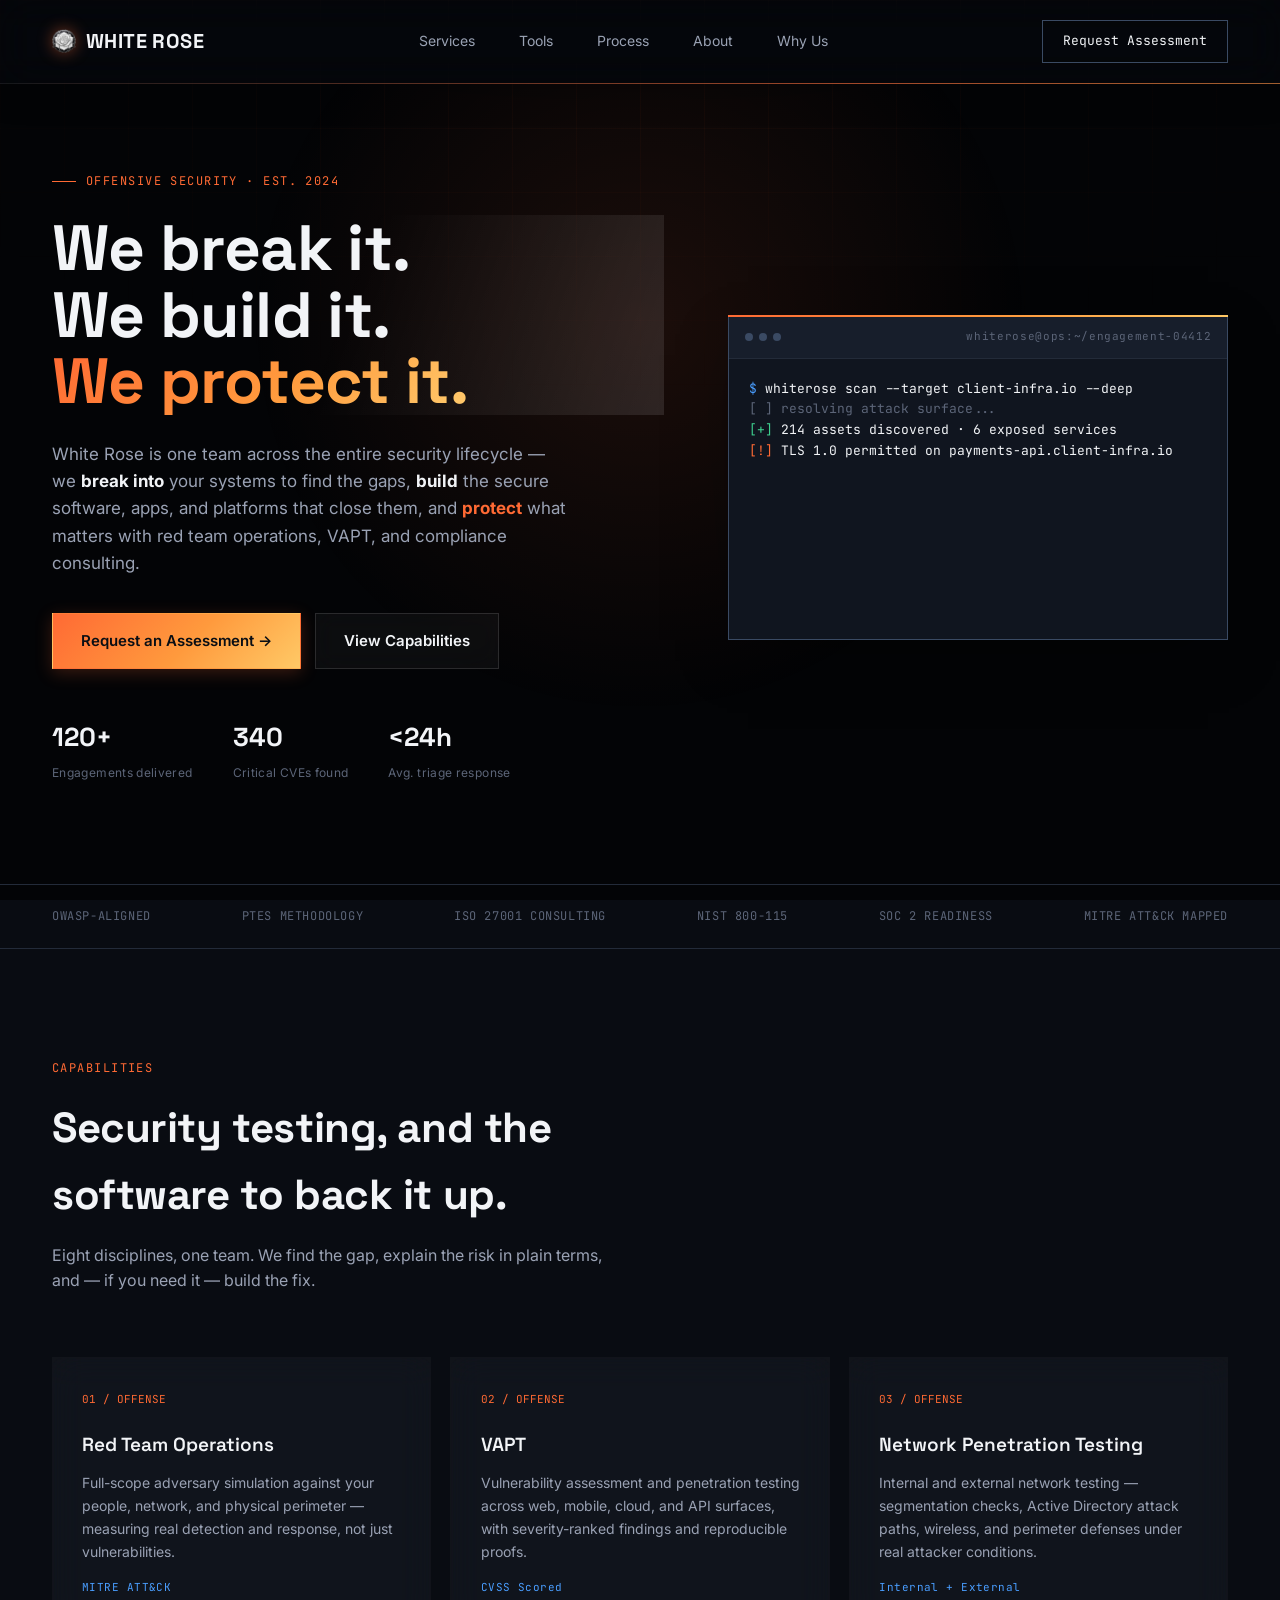
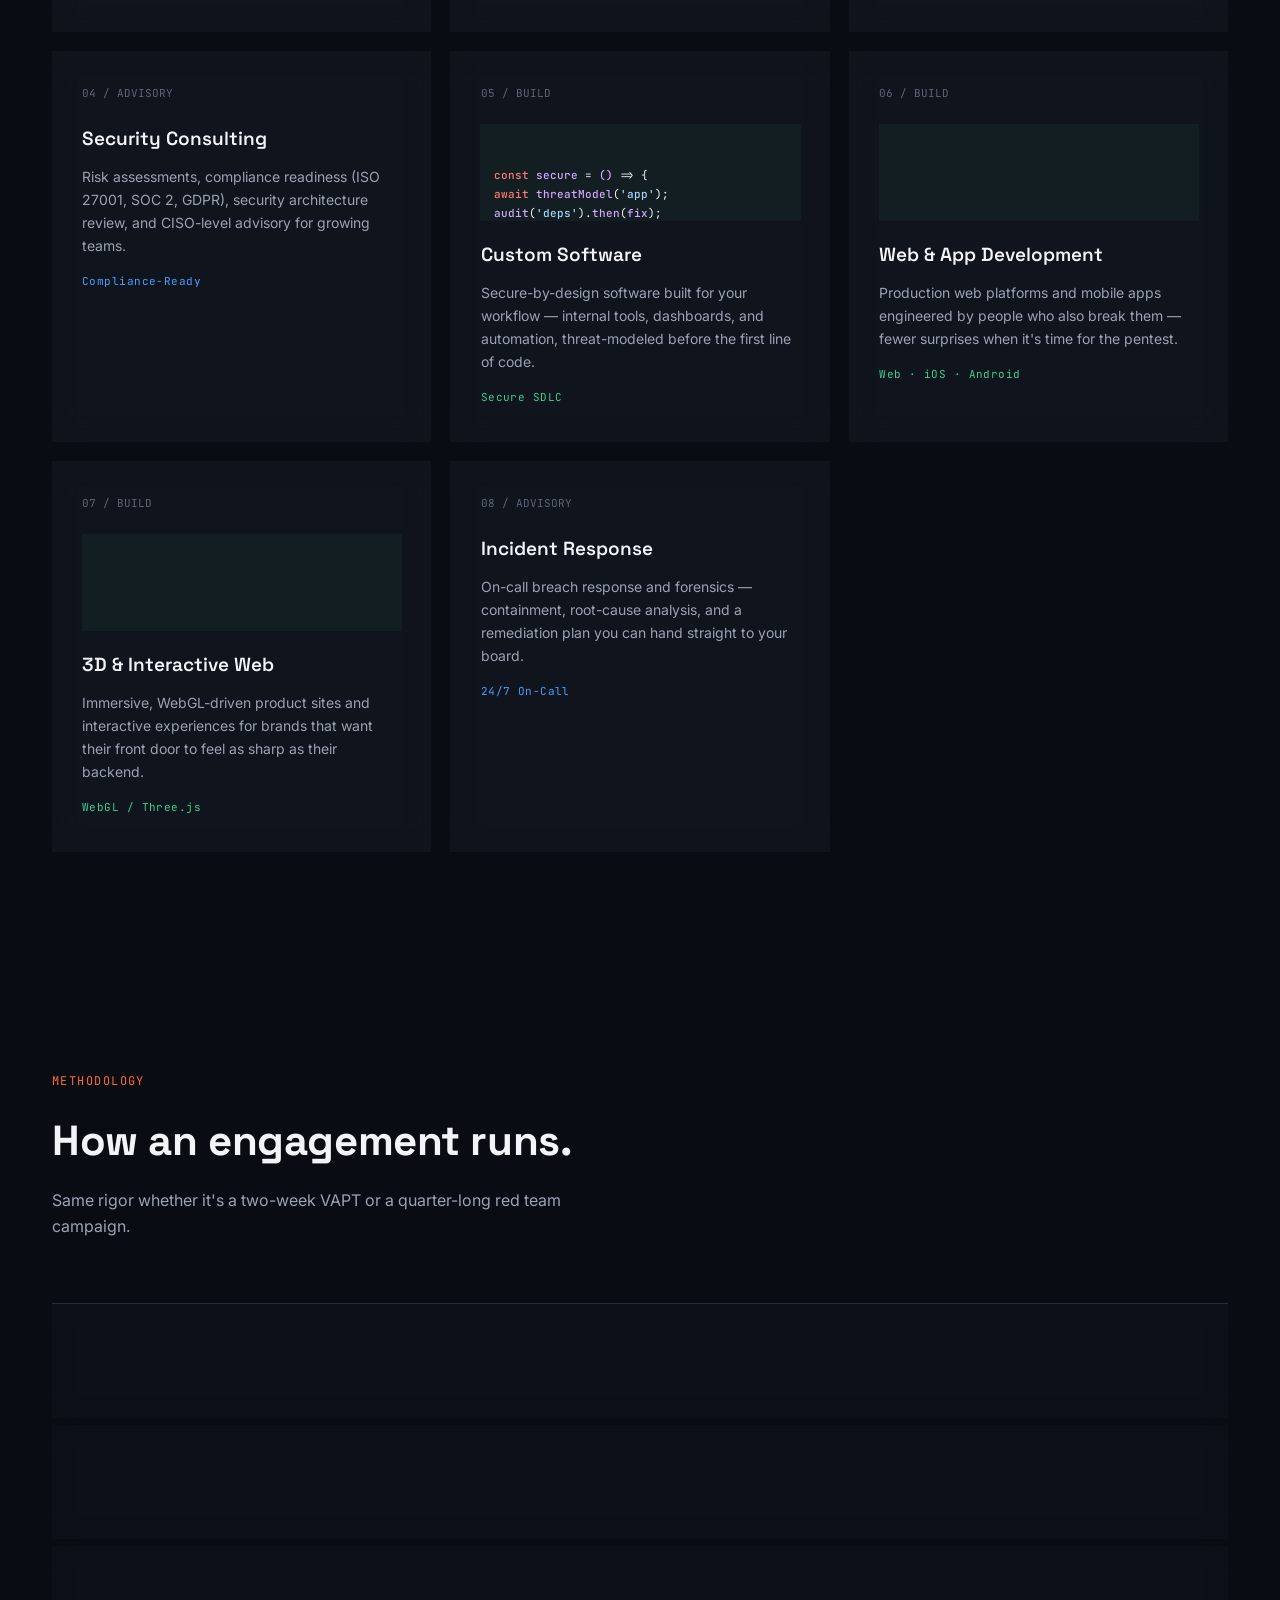
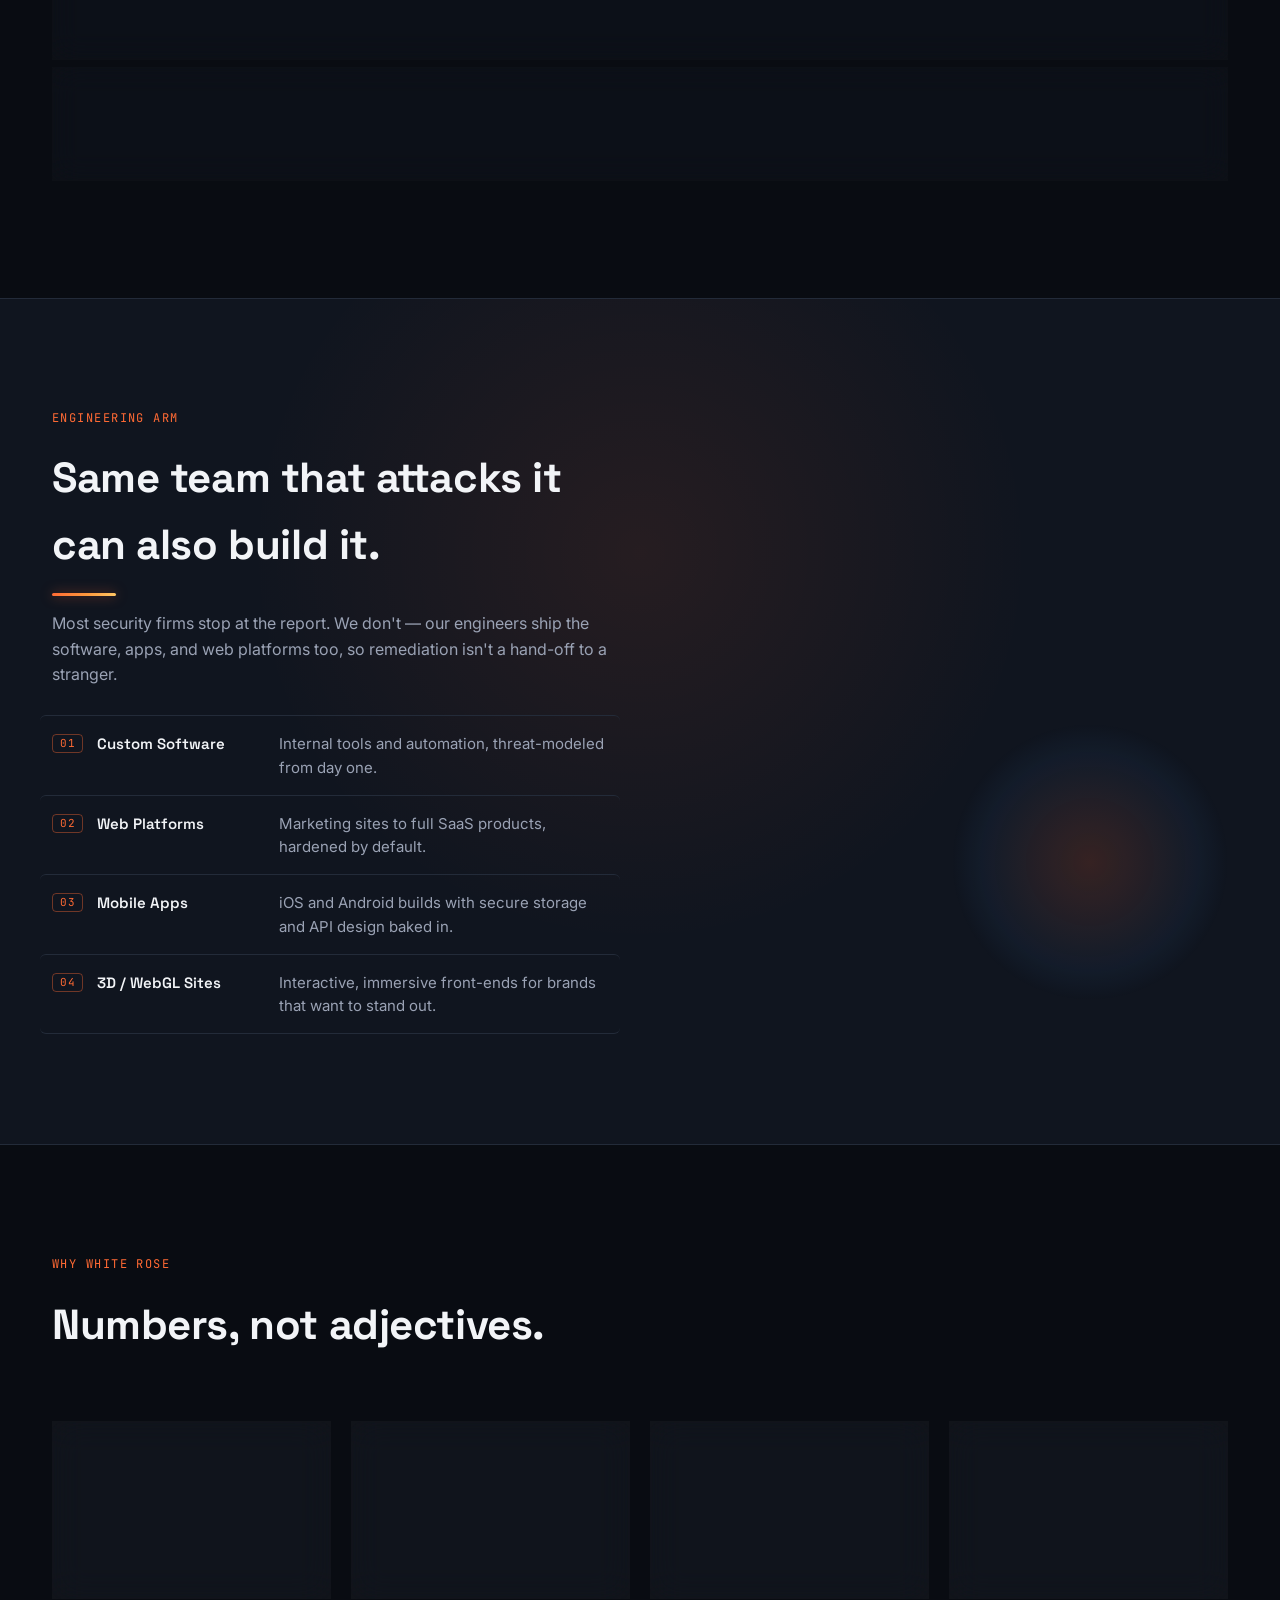
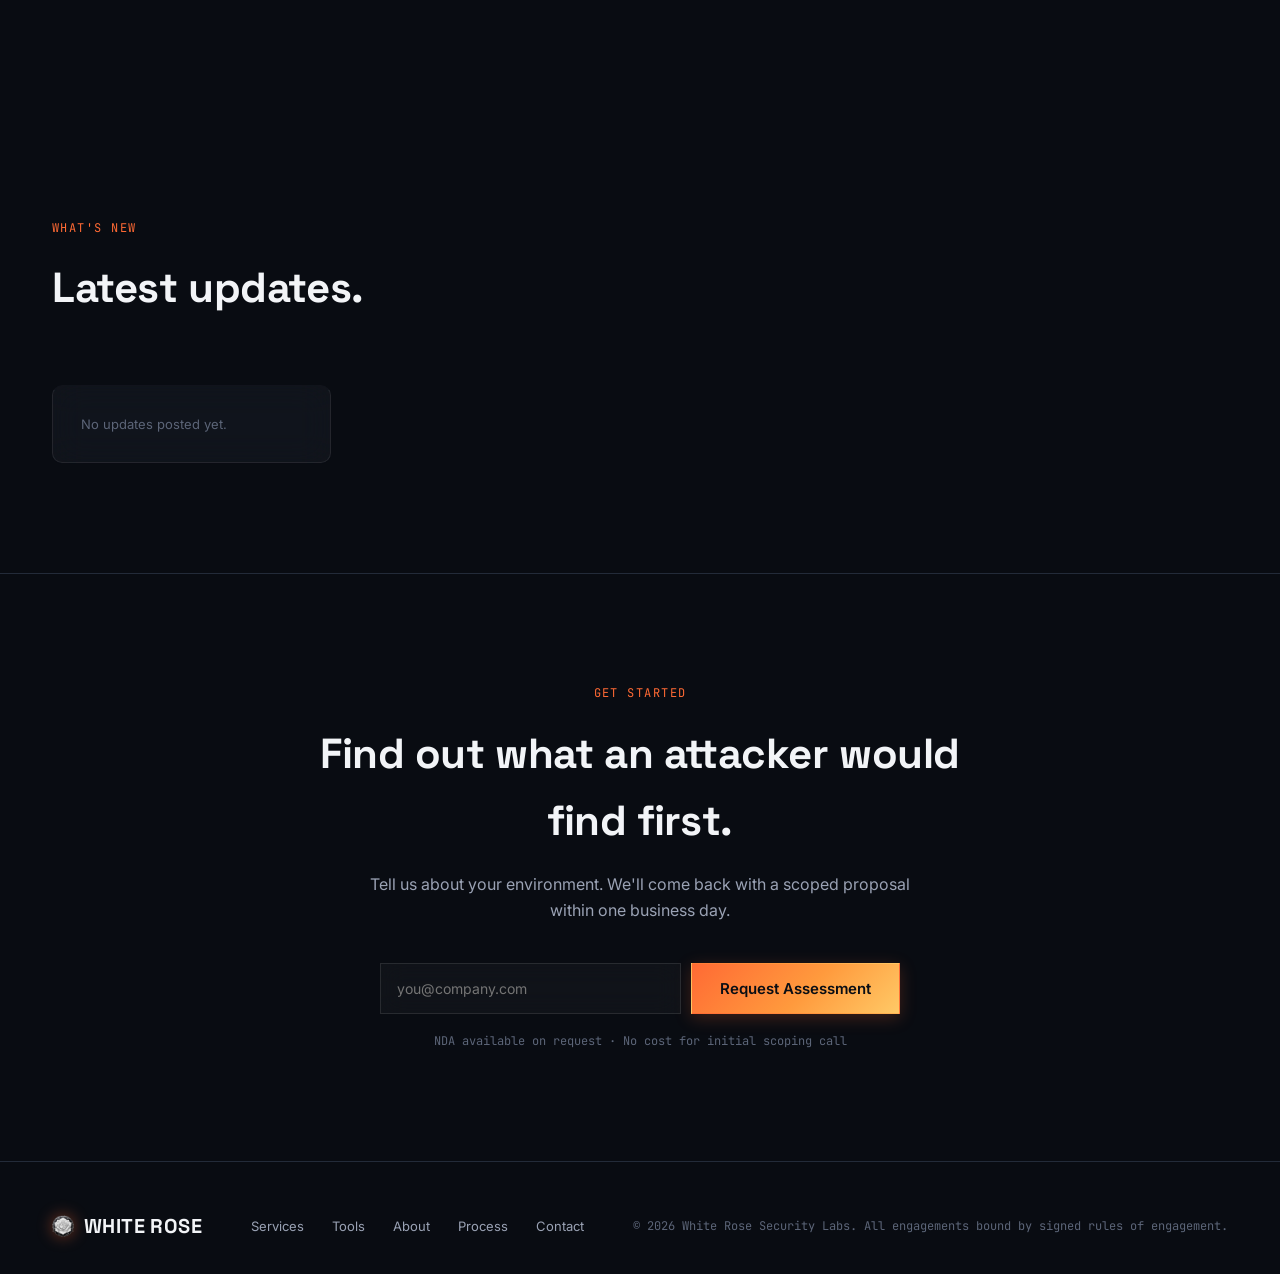
<file: index.html>
<!DOCTYPE html>
<html lang="en">
<head>
<meta charset="UTF-8">
<meta name="viewport" content="width=device-width, initial-scale=1.0">
<title>WHITE ROSE — Offensive Security &amp; Custom Engineering</title>
<link rel="icon" type="image/png" href="newlogo.png">
<link rel="apple-touch-icon" href="newlogo.png">
<link rel="preconnect" href="https://fonts.googleapis.com">
<link rel="preconnect" href="https://fonts.gstatic.com" crossorigin>
<link href="https://fonts.googleapis.com/css2?family=Space+Grotesk:wght@400;500;600;700&family=Inter:wght@400;500;600;700&family=JetBrains+Mono:wght@400;500;600&display=swap" rel="stylesheet">
<link rel="stylesheet" href="style.css">
<script src="https://identity.netlify.com/v1/netlify-identity-widget.js"></script>
</head>
<body>

<video class="bg-video" autoplay muted loop playsinline>
  <source src="robot.mp4" type="video/mp4">
</video>
<div class="bg-video-overlay"></div>

<div class="grid-bg"></div>

<header>
  <div class="wrap">
    <nav>
      <div class="logo" title="White Rose Security Labs"><img src="newlogo.png" class="logo-mark" alt="White Rose Security Labs" width="24" height="24">WHITE ROSE</div>
      <div class="nav-links nav-mobile-hide">
        <a href="services.html">Services</a>
        <a href="tools.html">Tools</a>
        <a href="#process">Process</a>
        <a href="about.html">About</a>
        <a href="#why">Why Us</a>
      </div>
      <a href="contact.html" class="nav-cta">Request Assessment</a>
    </nav>
  </div>
</header>

<main>
  <section class="hero">
    <div class="hero-glow" aria-hidden="true"></div>
    <div class="wrap hero-grid">
      <div>
        <div class="eyebrow" data-depth="12">Offensive Security · Est. 2024</div>
        <h1 data-depth="26"><span>We break it.</span> <span>We build it.</span> <em>We protect it.</em></h1>
        <p class="hero-sub" data-depth="18">White Rose is one team across the entire security lifecycle — we <b style="color:var(--text);">break into</b> your systems to find the gaps, <b style="color:var(--text);">build</b> the secure software, apps, and platforms that close them, and <b style="color:var(--accent);">protect</b> what matters with red team operations, VAPT, and compliance consulting.</p>
        <div class="hero-actions" data-depth="14">
          <a href="#contact" class="btn-primary">Request an Assessment →</a>
          <a href="services.html" class="btn-secondary">View Capabilities</a>
        </div>
        <div class="hero-stats" data-depth="20">
          <div class="hero-stat"><b>120+</b><span>Engagements delivered</span></div>
          <div class="hero-stat"><b>340</b><span>Critical CVEs found</span></div>
          <div class="hero-stat"><b>&lt;24h</b><span>Avg. triage response</span></div>
        </div>
      </div>

      <div class="scan-panel" data-depth="38">
        <div class="scan-panel-head">
          <div class="scan-dots"><span></span><span></span><span></span></div>
          <div class="label">whiterose@ops:~/engagement-04412</div>
        </div>
        <div class="scan-body" id="scanBody"></div>
      </div>
    </div>
  </section>

  <div class="trust-bar">
    <div class="wrap trust-row">
      <span>OWASP-Aligned</span>
      <span>PTES Methodology</span>
      <span>ISO 27001 Consulting</span>
      <span>NIST 800-115</span>
      <span>SOC 2 Readiness</span>
      <span>MITRE ATT&amp;CK Mapped</span>
    </div>
  </div>

  <section id="services">
    <div class="wrap">
      <div class="section-head">
        <span class="section-tag">Capabilities</span>
        <h2>Security testing, and the software to back it up.</h2>
        <p class="section-desc">Eight disciplines, one team. We find the gap, explain the risk in plain terms, and — if you need it — build the fix.</p>
      </div>

      <div class="services-grid">
        <div class="service-card offense">
          <span class="service-index">01 / OFFENSE</span>
          <h3>Red Team Operations</h3>
          <p>Full-scope adversary simulation against your people, network, and physical perimeter — measuring real detection and response, not just vulnerabilities.</p>
          <span class="tag">MITRE ATT&amp;CK</span>
        </div>
        <div class="service-card offense">
          <span class="service-index">02 / OFFENSE</span>
          <h3>VAPT</h3>
          <p>Vulnerability assessment and penetration testing across web, mobile, cloud, and API surfaces, with severity-ranked findings and reproducible proofs.</p>
          <span class="tag">CVSS Scored</span>
        </div>
        <div class="service-card offense">
          <span class="service-index">03 / OFFENSE</span>
          <h3>Network Penetration Testing</h3>
          <p>Internal and external network testing — segmentation checks, Active Directory attack paths, wireless, and perimeter defenses under real attacker conditions.</p>
          <span class="tag">Internal + External</span>
        </div>
        <div class="service-card">
          <span class="service-index">04 / ADVISORY</span>
          <h3>Security Consulting</h3>
          <p>Risk assessments, compliance readiness (ISO 27001, SOC 2, GDPR), security architecture review, and CISO-level advisory for growing teams.</p>
          <span class="tag">Compliance-Ready</span>
        </div>
        <div class="service-card build">
          <span class="service-index">05 / BUILD</span>
          <div class="svc-visual code-visual" aria-hidden="true">
            <div class="cv-head"><span></span><span></span><span></span><em>build.js</em></div>
            <div class="cv-body">
              <div class="cv-line"><b class="c-key">const</b> <b class="c-fn">secure</b> = <b class="c-fn">()</b> =&gt; {</div>
              <div class="cv-line"><b class="c-key">await</b> <b class="c-fn">threatModel</b>(<b class="c-str">'app'</b>);</div>
              <div class="cv-line"><b class="c-fn">audit</b>(<b class="c-str">'deps'</b>).<b class="c-fn">then</b>(<b class="c-fn">fix</b>);</div>
              <div class="cv-line"><b class="c-key">return</b> <b class="c-fn">ship</b>()<span class="cv-cursor"></span>;</div>
            </div>
          </div>
          <h3>Custom Software</h3>
          <p>Secure-by-design software built for your workflow — internal tools, dashboards, and automation, threat-modeled before the first line of code.</p>
          <span class="tag">Secure SDLC</span>
        </div>
        <div class="service-card build">
          <span class="service-index">06 / BUILD</span>
          <div class="svc-visual web-visual" aria-hidden="true">
            <div class="wv-screen">
              <div class="wv-bar"><span></span><span></span><span></span><em>whiterose.app</em></div>
              <div class="wv-body">
                <div class="wv-load"><i></i></div>
                <div class="wv-cards"><i></i><i></i><i></i></div>
              </div>
            </div>
          </div>
          <h3>Web &amp; App Development</h3>
          <p>Production web platforms and mobile apps engineered by people who also break them — fewer surprises when it's time for the pentest.</p>
          <span class="tag">Web · iOS · Android</span>
        </div>
        <div class="service-card build">
          <span class="service-index">07 / BUILD</span>
          <div class="svc-visual cube-visual" aria-hidden="true">
            <div class="mini-cube">
              <div class="mini-face mf-front">3D</div>
              <div class="mini-face mf-back">WEB</div>
              <div class="mini-face mf-right">GL</div>
              <div class="mini-face mf-left">UI</div>
              <div class="mini-face mf-top">XR</div>
              <div class="mini-face mf-bottom">·</div>
            </div>
          </div>
          <h3>3D &amp; Interactive Web</h3>
          <p>Immersive, WebGL-driven product sites and interactive experiences for brands that want their front door to feel as sharp as their backend.</p>
          <span class="tag">WebGL / Three.js</span>
        </div>
        <div class="service-card">
          <span class="service-index">08 / ADVISORY</span>
          <h3>Incident Response</h3>
          <p>On-call breach response and forensics — containment, root-cause analysis, and a remediation plan you can hand straight to your board.</p>
          <span class="tag">24/7 On-Call</span>
        </div>
      </div>
    </div>
  </section>

  <section id="process">
    <div class="wrap">
      <div class="section-head">
        <span class="section-tag">Methodology</span>
        <h2>How an engagement runs.</h2>
        <p class="section-desc">Same rigor whether it's a two-week VAPT or a quarter-long red team campaign.</p>
      </div>
      <div class="process-list">
        <div class="process-item">
          <div class="process-num">01</div>
          <h4>Scope &amp; Recon</h4>
          <p class="process-desc">We define rules of engagement, then map your attack surface — assets, subdomains, exposed services, and human attack vectors.</p>
        </div>
        <div class="process-item">
          <div class="process-num">02</div>
          <h4>Exploitation</h4>
          <p class="process-desc">Controlled exploitation of discovered weaknesses to confirm real-world impact, not theoretical risk. Nothing is broken that we can't put back.</p>
        </div>
        <div class="process-item">
          <div class="process-num">03</div>
          <h4>Reporting</h4>
          <p class="process-desc">A findings report ranked by business impact, with reproduction steps, evidence, and remediation guidance an engineer can act on same-day.</p>
        </div>
        <div class="process-item">
          <div class="process-num">04</div>
          <h4>Retest &amp; Sign-off</h4>
          <p class="process-desc">Free retest once fixes ship, plus a closure letter your auditors and stakeholders can rely on.</p>
        </div>
      </div>
    </div>
  </section>

  <section class="spotlight" id="build">
    <div class="hero-glow" aria-hidden="true"></div>
    <div class="wrap spotlight-grid">
      <div>
        <span class="section-tag" data-depth="6">Engineering Arm</span>
        <h2 data-depth="16" data-tilt>Same team that attacks it can also build it.</h2>
        <p class="section-desc" data-depth="10">Most security firms stop at the report. We don't — our engineers ship the software, apps, and web platforms too, so remediation isn't a hand-off to a stranger.</p>
        <ul class="spotlight-list">
          <li data-n="01"><b>Custom Software</b><span>Internal tools and automation, threat-modeled from day one.</span></li>
          <li data-n="02"><b>Web Platforms</b><span>Marketing sites to full SaaS products, hardened by default.</span></li>
          <li data-n="03"><b>Mobile Apps</b><span>iOS and Android builds with secure storage and API design baked in.</span></li>
          <li data-n="04"><b>3D / WebGL Sites</b><span>Interactive, immersive front-ends for brands that want to stand out.</span></li>
        </ul>
      </div>
      <div class="cube-wrap" aria-hidden="true">
        <div class="cube-tilt">
          <div class="cube">
          <div class="cube-face cf-front">SECURE</div>
          <div class="cube-face cf-back">BUILD</div>
          <div class="cube-face cf-right">TEST</div>
          <div class="cube-face cf-left">SHIP</div>
          <div class="cube-face cf-top">AUDIT</div>
          <div class="cube-face cf-bottom">WHITE ROSE</div>
        </div>
        </div>
      </div>
    </div>
  </section>

  <section id="why">
    <div class="wrap">
      <div class="section-head">
        <span class="section-tag">Why White Rose</span>
        <h2>Numbers, not adjectives.</h2>
      </div>
      <div class="why-grid">
        <div class="why-card"><b>120+</b><span>Assessments &amp; engagements completed across fintech, healthcare, and SaaS</span></div>
        <div class="why-card"><b>340</b><span>Critical and high-severity vulnerabilities identified and remediated</span></div>
        <div class="why-card"><b>98%</b><span>Client retention on annual security retainers</span></div>
        <div class="why-card"><b>&lt;24h</b><span>Average response time on active incident calls</span></div>
      </div>
    </div>
  </section>

  <section id="updates">
    <div class="wrap">
      <div class="section-head">
        <span class="section-tag">What's New</span>
        <h2>Latest updates.</h2>
      </div>
      <div class="why-grid" id="updatesGrid">
        <div class="why-card"><span style="color:var(--text-faint);">Loading updates…</span></div>
      </div>
    </div>
  </section>

  <script>
    fetch('/content/updates.json')
      .then(r => r.json())
      .then(data => {
        const grid = document.getElementById('updatesGrid');
        const items = (data.items || []).sort((a,b) => new Date(b.date) - new Date(a.date));
        if (!items.length){
          grid.innerHTML = '<div class="why-card"><span style="color:var(--text-faint);">No updates posted yet.</span></div>';
          return;
        }
        grid.innerHTML = items.slice(0,4).map(u => `
          <div class="why-card">
            <b style="font-size:14px;font-family:var(--mono);letter-spacing:0.04em;">${new Date(u.date).toLocaleDateString('en-US',{month:'short',day:'numeric'})}</b>
            <span style="color:var(--text);font-weight:600;display:block;margin:6px 0 6px;">${u.title}</span>
            <span>${u.description}</span>
          </div>
        `).join('');
      })
      .catch(() => {
        document.getElementById('updatesGrid').innerHTML = '<div class="why-card"><span style="color:var(--text-faint);">Updates unavailable.</span></div>';
      });
  </script>

  <section class="cta" id="contact">
    <div class="wrap">
      <span class="section-tag">Get Started</span>
      <h2>Find out what an attacker would find first.</h2>
      <p class="section-desc">Tell us about your environment. We'll come back with a scoped proposal within one business day.</p>
      <form class="cta-form" onsubmit="event.preventDefault(); this.querySelector('button').textContent='Request received →';">
        <input type="email" placeholder="you@company.com" required aria-label="Work email">
        <button type="submit" class="btn-primary">Request Assessment</button>
      </form>
      <p class="cta-note">NDA available on request · No cost for initial scoping call</p>
    </div>
  </section>
</main>

<footer>
  <div class="wrap footer-grid">
    <div class="logo"><img src="newlogo.png" class="logo-mark" alt="White Rose Security Labs" width="22" height="22">WHITE ROSE</div>
    <div class="footer-links">
      <a href="services.html">Services</a>
      <a href="tools.html">Tools</a>
      <a href="about.html">About</a>
      <a href="#process">Process</a>
      <a href="contact.html">Contact</a>
    </div>
    <div class="footer-copy">© 2026 White Rose Security Labs. All engagements bound by signed rules of engagement.</div>
  </div>
</footer>

<script>
  const lines = [
    {html:'<span class="prompt">$</span> whiterose scan --target client-infra.io --deep', delay:600},
    {html:'<span class="dim">[ ] resolving attack surface...</span>', delay:700},
    {html:'<span class="ok">[+]</span> 214 assets discovered · 6 exposed services', delay:600},
    {html:'<span class="warn">[!]</span> TLS 1.0 permitted on payments-api.client-infra.io', delay:650},
    {html:'<span class="warn">[!]</span> IDOR candidate: /api/v2/invoices/{id}', delay:650},
    {html:'<span class="ok">[+]</span> Mapping findings to MITRE ATT&amp;CK...', delay:700},
    {html:'<span class="dim">[ ] compiling report → engagement-04412.pdf</span>', delay:700},
    {html:'<span class="ok">[✓]</span> Report ready for client review.', delay:900},
  ];

  const body = document.getElementById('scanBody');
  let i = 0;

  function typeLoop(){
    body.innerHTML = '';
    i = 0;
    step();
  }

  function step(){
    if(i >= lines.length){
      setTimeout(typeLoop, 2200);
      return;
    }
    const div = document.createElement('div');
    div.className = 'scan-line';
    div.innerHTML = lines[i].html;
    body.appendChild(div);
    i++;
    setTimeout(step, lines[i-1].delay);
  }

  const cursorLine = document.createElement('div');
  cursorLine.className = 'scan-line';
  cursorLine.style.opacity = '1';
  cursorLine.innerHTML = '<span class="cursor"></span>';

  typeLoop();
  setInterval(()=>{}, 0);
</script>

<script src="ui.js" defer></script>

</body>
</html>
</file>
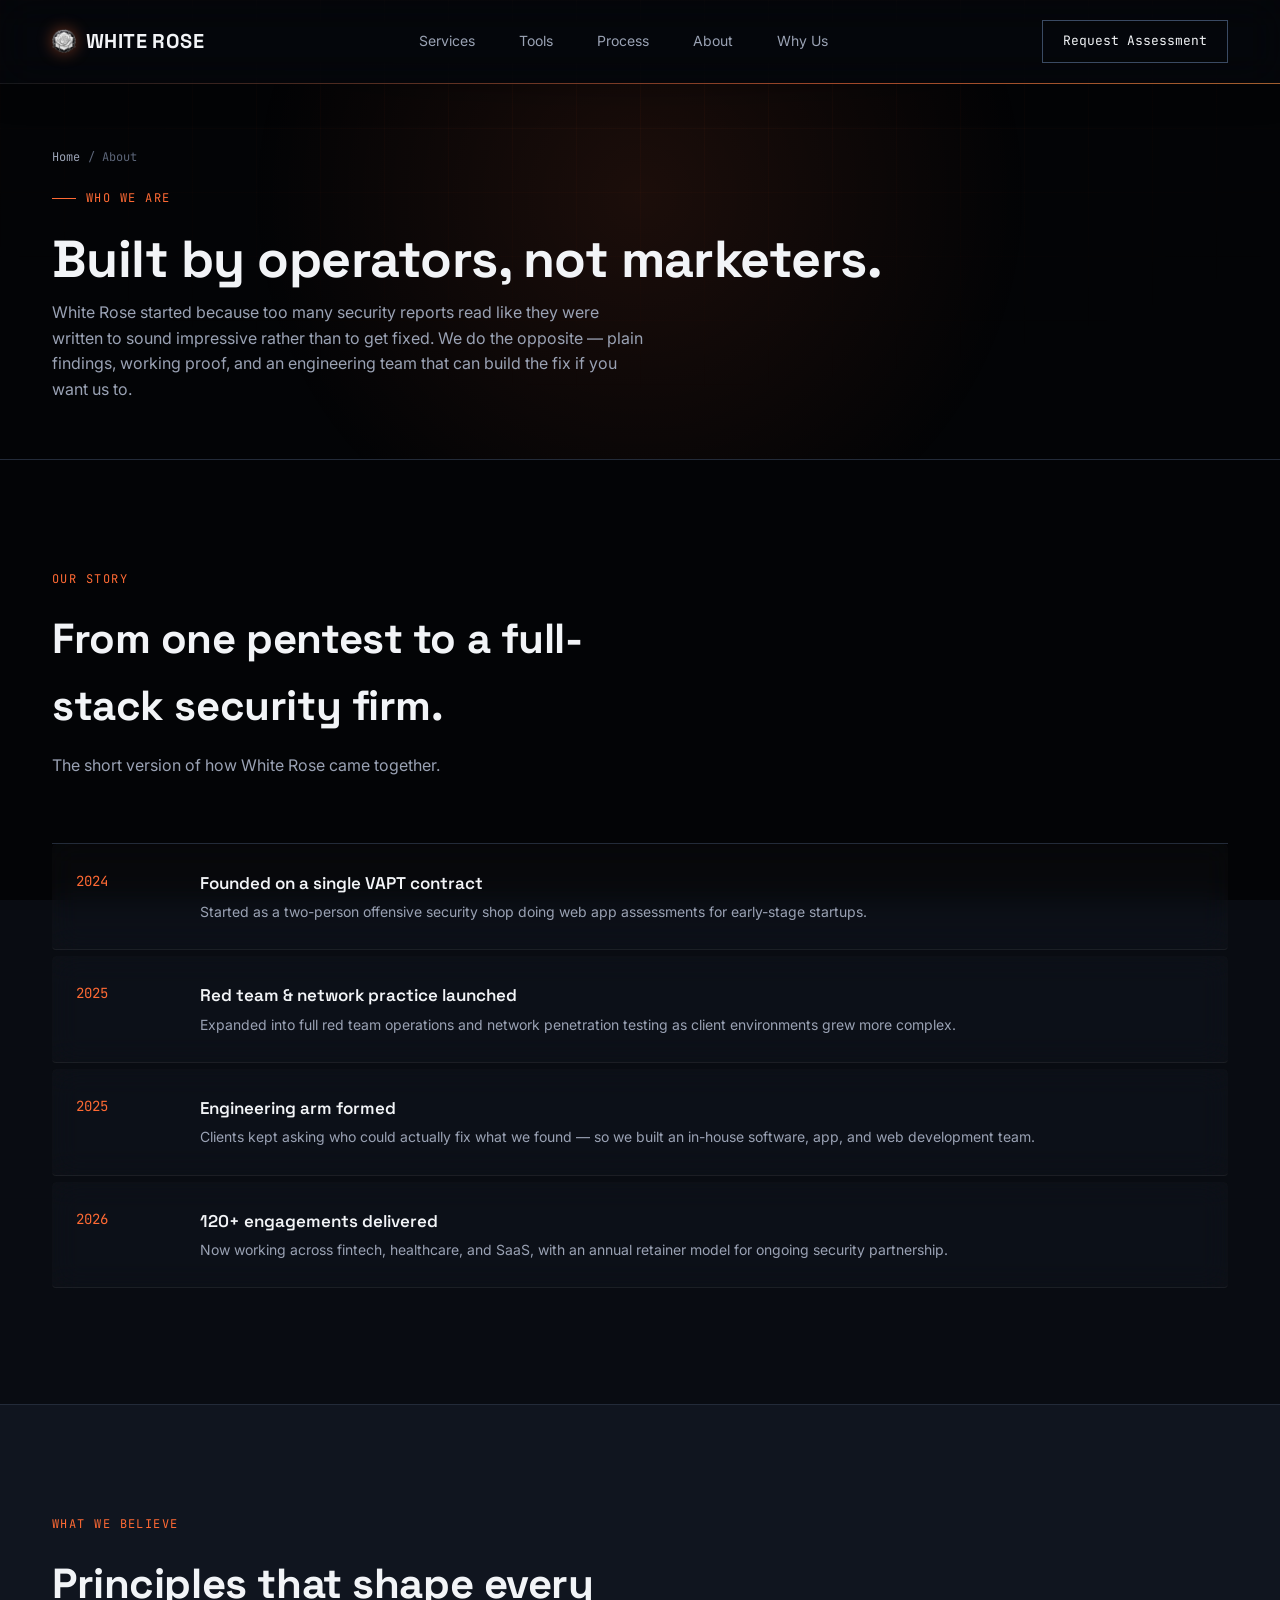
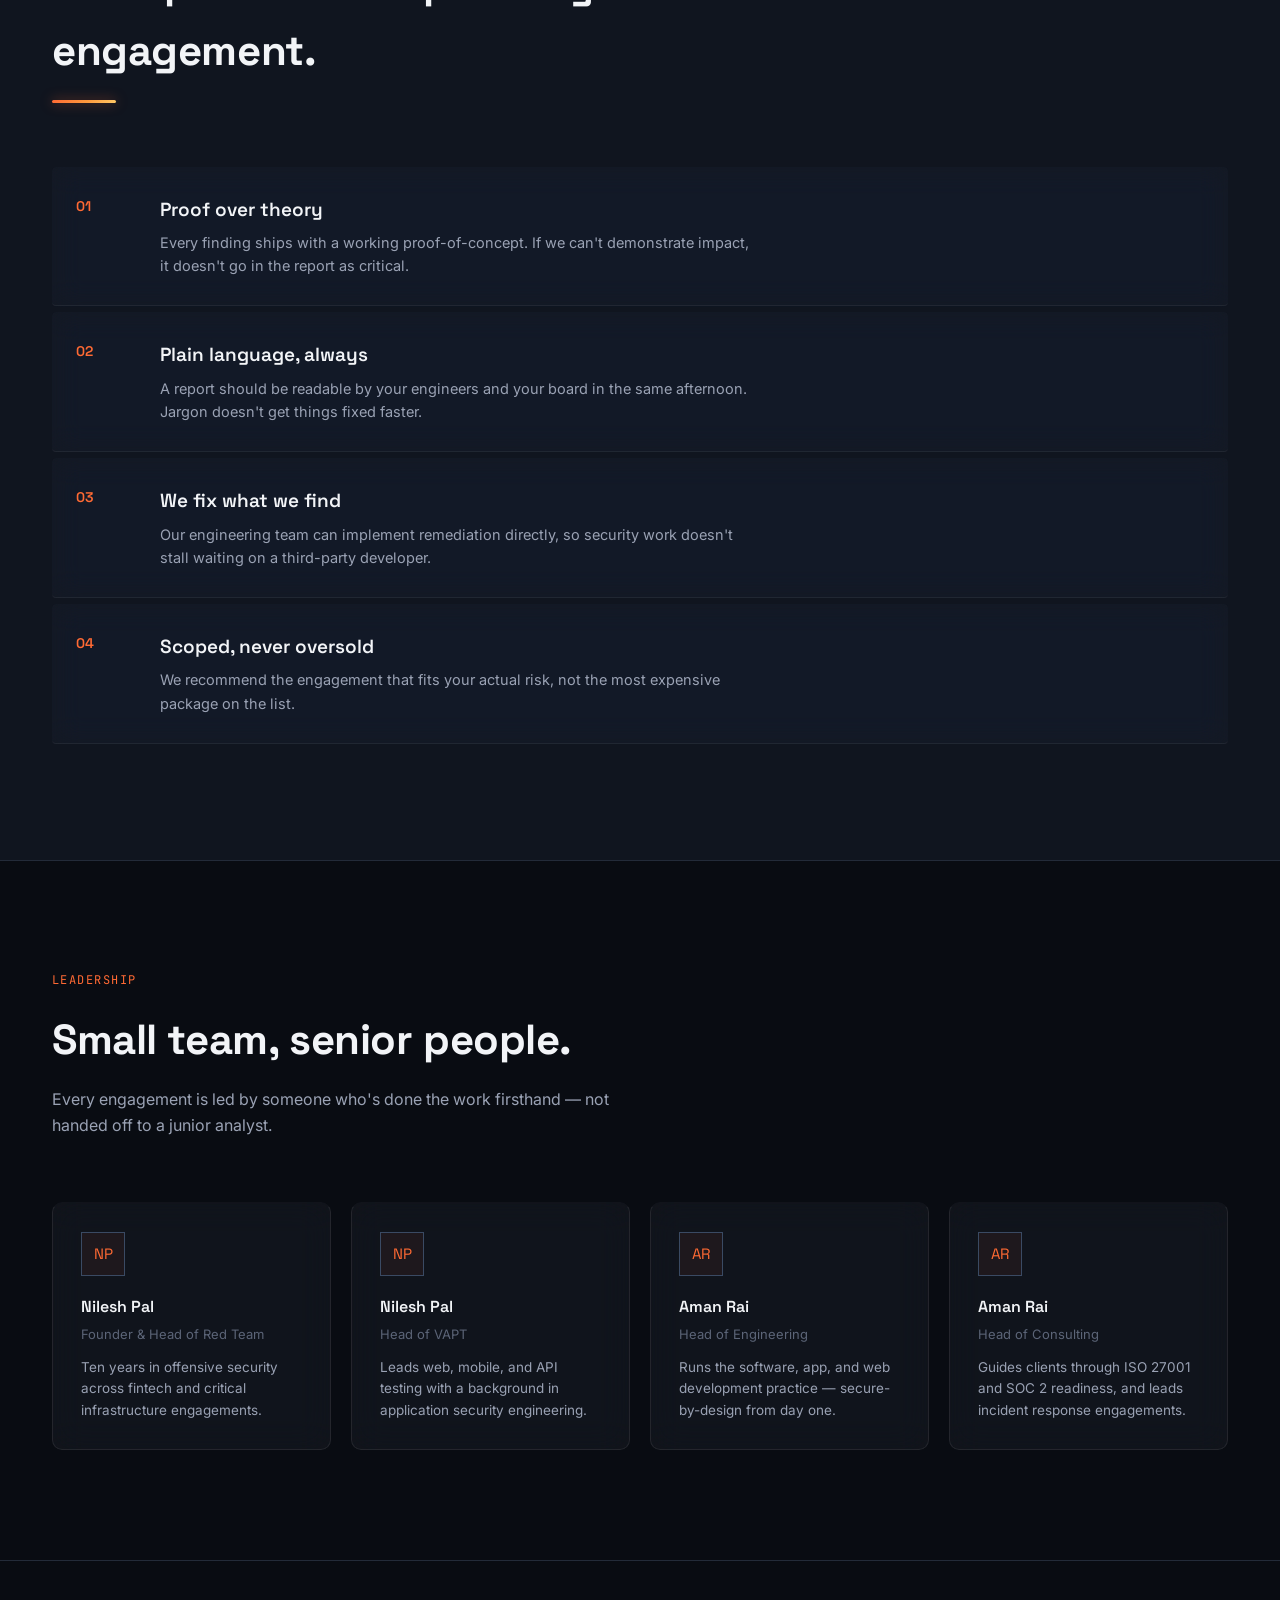
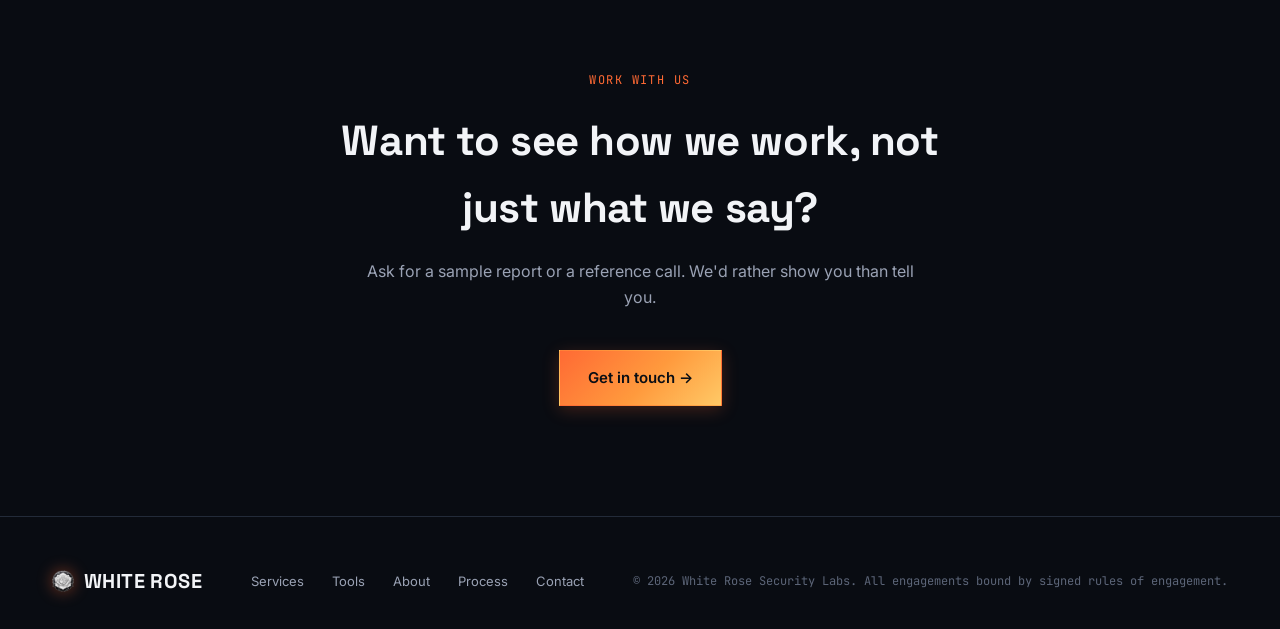
<file: about.html>
<!DOCTYPE html>
<html lang="en">
<head>
<meta charset="UTF-8">
<meta name="viewport" content="width=device-width, initial-scale=1.0">
<title>About — WHITE ROSE Security Labs</title>
<link rel="icon" type="image/png" href="newlogo.png">
<link rel="apple-touch-icon" href="newlogo.png">
<link rel="preconnect" href="https://fonts.googleapis.com">
<link rel="preconnect" href="https://fonts.gstatic.com" crossorigin>
<link href="https://fonts.googleapis.com/css2?family=Space+Grotesk:wght@400;500;600;700&family=Inter:wght@400;500;600;700&family=JetBrains+Mono:wght@400;500;600&display=swap" rel="stylesheet">
<link rel="stylesheet" href="style.css">
<script src="https://identity.netlify.com/v1/netlify-identity-widget.js"></script>
</head>
<body>

<video class="bg-video" autoplay muted loop playsinline>
  <source src="robot.mp4" type="video/mp4">
</video>
<div class="bg-video-overlay"></div>

<div class="grid-bg"></div>

<header>
  <div class="wrap">
    <nav>
      <a href="index.html" class="logo" title="White Rose Security Labs"><img src="newlogo.png" class="logo-mark" alt="White Rose Security Labs" width="24" height="24">WHITE ROSE</a>
      <div class="nav-links nav-mobile-hide">
        <a href="services.html">Services</a>
        <a href="tools.html">Tools</a>
        <a href="index.html#process">Process</a>
        <a href="about.html">About</a>
        <a href="index.html#why">Why Us</a>
      </div>
      <a href="contact.html" class="nav-cta">Request Assessment</a>
    </nav>
  </div>
</header>

<main>
  <section class="page-hero">
    <div class="hero-glow" aria-hidden="true"></div>
    <div class="wrap">
      <div class="breadcrumb" data-depth="10"><a href="index.html">Home</a> / About</div>
      <span class="eyebrow" data-depth="14">Who We Are</span>
      <h1 data-depth="26">Built by operators, not marketers.</h1>
      <p data-depth="18">White Rose started because too many security reports read like they were written to sound impressive rather than to get fixed. We do the opposite — plain findings, working proof, and an engineering team that can build the fix if you want us to.</p>
    </div>
  </section>

  <section>
    <div class="wrap">
      <div class="section-head">
        <span class="section-tag">Our Story</span>
        <h2>From one pentest to a full-stack security firm.</h2>
        <p class="section-desc">The short version of how White Rose came together.</p>
      </div>
      <div class="timeline">
        <div class="t-row">
          <span class="t-year">2024</span>
          <div>
            <h4>Founded on a single VAPT contract</h4>
            <p>Started as a two-person offensive security shop doing web app assessments for early-stage startups.</p>
          </div>
        </div>
        <div class="t-row">
          <span class="t-year">2025</span>
          <div>
            <h4>Red team &amp; network practice launched</h4>
            <p>Expanded into full red team operations and network penetration testing as client environments grew more complex.</p>
          </div>
        </div>
        <div class="t-row">
          <span class="t-year">2025</span>
          <div>
            <h4>Engineering arm formed</h4>
            <p>Clients kept asking who could actually fix what we found — so we built an in-house software, app, and web development team.</p>
          </div>
        </div>
        <div class="t-row">
          <span class="t-year">2026</span>
          <div>
            <h4>120+ engagements delivered</h4>
            <p>Now working across fintech, healthcare, and SaaS, with an annual retainer model for ongoing security partnership.</p>
          </div>
        </div>
      </div>
    </div>
  </section>

  <section class="spotlight">
    <div class="wrap">
      <div class="section-head">
        <span class="section-tag">What We Believe</span>
        <h2>Principles that shape every engagement.</h2>
      </div>
      <div class="value-row">
        <span class="v-num">01</span>
        <div>
          <h4>Proof over theory</h4>
          <p>Every finding ships with a working proof-of-concept. If we can't demonstrate impact, it doesn't go in the report as critical.</p>
        </div>
      </div>
      <div class="value-row">
        <span class="v-num">02</span>
        <div>
          <h4>Plain language, always</h4>
          <p>A report should be readable by your engineers and your board in the same afternoon. Jargon doesn't get things fixed faster.</p>
        </div>
      </div>
      <div class="value-row">
        <span class="v-num">03</span>
        <div>
          <h4>We fix what we find</h4>
          <p>Our engineering team can implement remediation directly, so security work doesn't stall waiting on a third-party developer.</p>
        </div>
      </div>
      <div class="value-row">
        <span class="v-num">04</span>
        <div>
          <h4>Scoped, never oversold</h4>
          <p>We recommend the engagement that fits your actual risk, not the most expensive package on the list.</p>
        </div>
      </div>
    </div>
  </section>

  <section>
    <div class="wrap">
      <div class="section-head">
        <span class="section-tag">Leadership</span>
        <h2>Small team, senior people.</h2>
        <p class="section-desc">Every engagement is led by someone who's done the work firsthand — not handed off to a junior analyst.</p>
      </div>
      <div class="team-grid">
        <div class="team-card">
          <div class="team-avatar">NP</div>
          <h4>Nilesh Pal</h4>
          <span>Founder &amp; Head of Red Team</span>
          <p>Ten years in offensive security across fintech and critical infrastructure engagements.</p>
        </div>
        <div class="team-card">
          <div class="team-avatar">NP</div>
          <h4>Nilesh Pal</h4>
          <span>Head of VAPT</span>
          <p>Leads web, mobile, and API testing with a background in application security engineering.</p>
        </div>
        <div class="team-card">
          <div class="team-avatar">AR</div>
          <h4>Aman Rai</h4>
          <span>Head of Engineering</span>
          <p>Runs the software, app, and web development practice — secure-by-design from day one.</p>
        </div>
        <div class="team-card">
          <div class="team-avatar">AR</div>
          <h4>Aman Rai</h4>
          <span>Head of Consulting</span>
          <p>Guides clients through ISO 27001 and SOC 2 readiness, and leads incident response engagements.</p>
        </div>
      </div>
    </div>
  </section>

  <section class="cta">
    <div class="wrap">
      <span class="section-tag">Work With Us</span>
      <h2>Want to see how we work, not just what we say?</h2>
      <p class="section-desc">Ask for a sample report or a reference call. We'd rather show you than tell you.</p>
      <a href="contact.html" class="btn-primary">Get in touch →</a>
    </div>
  </section>
</main>

<footer>
  <div class="wrap footer-grid">
    <a href="index.html" class="logo"><img src="newlogo.png" class="logo-mark" alt="White Rose Security Labs" width="22" height="22">WHITE ROSE</a>
    <div class="footer-links">
      <a href="services.html">Services</a>
      <a href="tools.html">Tools</a>
      <a href="about.html">About</a>
      <a href="index.html#process">Process</a>
      <a href="contact.html">Contact</a>
    </div>
    <div class="footer-copy">© 2026 White Rose Security Labs. All engagements bound by signed rules of engagement.</div>
  </div>
</footer>

<script src="ui.js" defer></script>

</body>
</html>
</file>
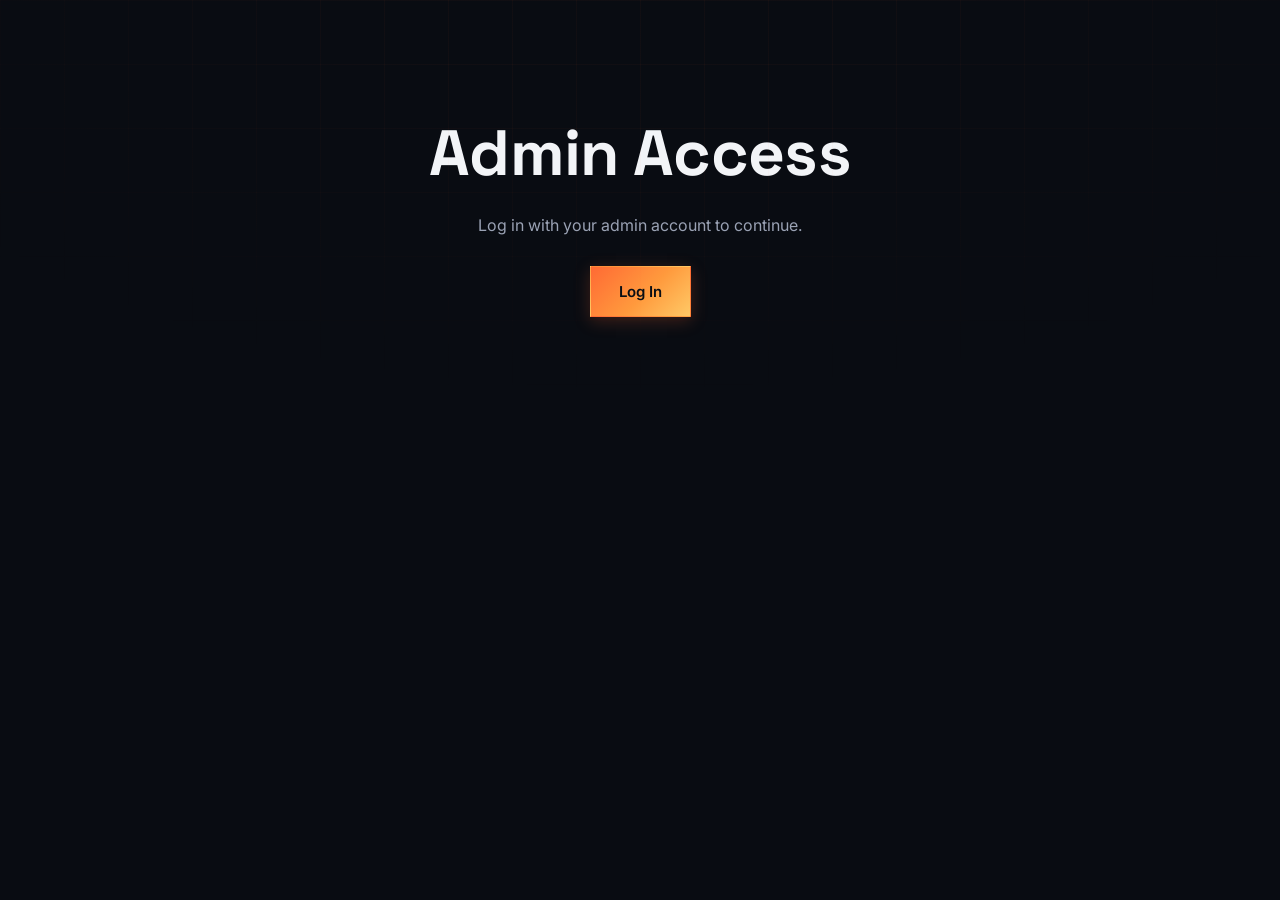
<file: admin.html>
<!DOCTYPE html>
<html lang="en">
<head>
<meta charset="UTF-8">
<meta name="viewport" content="width=device-width, initial-scale=1.0">
<title>Admin — WHITE ROSE Security Labs</title>
<link rel="preconnect" href="https://fonts.googleapis.com">
<link rel="preconnect" href="https://fonts.gstatic.com" crossorigin>
<link href="https://fonts.googleapis.com/css2?family=Space+Grotesk:wght@400;500;600;700&family=Inter:wght@400;500;600;700&family=JetBrains+Mono:wght@400;500;600&display=swap" rel="stylesheet">
<link rel="stylesheet" href="style.css">
<script src="https://identity.netlify.com/v1/netlify-identity-widget.js"></script>
<style>
  .admin-wrap{max-width:1000px;margin:0 auto;padding:64px 32px;}
  .admin-stat{background:var(--bg-surface);border:1px solid var(--border-bright);padding:28px;margin-bottom:32px;}
  .admin-stat b{display:block;font-family:var(--display);font-size:38px;background:var(--accent-grad);-webkit-background-clip:text;background-clip:text;-webkit-text-fill-color:transparent;}
  table{width:100%;border-collapse:collapse;font-size:14px;}
  th,td{text-align:left;padding:12px 14px;border-bottom:1px solid var(--border);}
  th{font-family:var(--mono);font-size:11px;color:var(--text-faint);text-transform:uppercase;letter-spacing:0.06em;}
  #loginGate{text-align:center;padding:120px 20px;}
</style>
</head>
<body>
<div class="grid-bg"></div>

<div id="loginGate">
  <h1>Admin Access</h1>
  <p class="section-desc" style="margin:14px auto 28px;">Log in with your admin account to continue.</p>
  <button class="btn-primary" onclick="netlifyIdentity.open()">Log In</button>
</div>

<div id="dashboard" style="display:none;">
  <div class="admin-wrap">
    <div style="display:flex;justify-content:space-between;align-items:center;margin-bottom:40px;">
      <h1>Dashboard</h1>
      <div style="display:flex;gap:12px;">
        <a href="admin/index.html" class="btn-secondary">Edit Site Content →</a>
        <button class="btn-secondary" onclick="netlifyIdentity.logout()">Log Out</button>
      </div>
    </div>

    <div class="admin-stat">
      <b id="totalCount">—</b>
      <span style="color:var(--text-muted);font-size:13px;">Total requests received</span>
    </div>

    <h2 style="font-size:20px;margin-bottom:18px;">Recent Requests</h2>
    <table>
      <thead>
        <tr><th>Name</th><th>Email</th><th>Phone</th><th>Company</th><th>Service</th><th>Date</th></tr>
      </thead>
      <tbody id="subsBody">
        <tr><td colspan="6" style="color:var(--text-faint);">Loading…</td></tr>
      </tbody>
    </table>

    <hr style="border:none;border-top:1px solid var(--border);margin:48px 0;">

    <div style="display:flex;justify-content:space-between;align-items:center;margin-bottom:18px;">
      <h2 style="font-size:20px;">Tools Manager</h2>
      <a href="admin/index.html#/collections/tools/entries/tools" class="btn-primary" style="font-size:13px;padding:10px 18px;">+ Add / Edit Tools</a>
    </div>
    <p style="color:var(--text-muted);font-size:13px;margin-bottom:24px;">Upload tool files via the editor (they go to <code style="font-family:var(--mono);color:var(--accent);">/tools/uploads</code>), or paste external download links. Free tools (price 0) show a Download button; paid tools route through Stripe checkout.</p>
    <table>
      <thead>
        <tr><th>Tool</th><th>Version</th><th>Category</th><th>Price</th><th>Status</th></tr>
      </thead>
      <tbody id="toolsBody">
        <tr><td colspan="5" style="color:var(--text-faint);">Loading…</td></tr>
      </tbody>
    </table>
  </div>
</div>

<script>
  netlifyIdentity.on('init', user => {
    if (user && user.app_metadata?.roles?.includes('admin')) {
      showDashboard();
    }
  });
  netlifyIdentity.on('login', user => {
    if (user.app_metadata?.roles?.includes('admin')) {
      showDashboard();
    } else {
      alert("Your account doesn't have admin access.");
      netlifyIdentity.logout();
    }
  });
  netlifyIdentity.on('logout', () => {
    document.getElementById('loginGate').style.display = 'block';
    document.getElementById('dashboard').style.display = 'none';
  });

  function showDashboard(){
    document.getElementById('loginGate').style.display = 'none';
    document.getElementById('dashboard').style.display = 'block';
    loadSubmissions();
    loadTools();
  }

  function loadTools(){
    fetch('/content/tools.json')
      .then(r => r.json())
      .then(data => {
        const body = document.getElementById('toolsBody');
        const tools = data.tools || [];
        if (!tools.length){
          body.innerHTML = '<tr><td colspan="5" style="color:var(--text-faint);">No tools yet — add your first one above.</td></tr>';
          return;
        }
        body.innerHTML = tools.map(t => `
          <tr>
            <td style="font-weight:600;">${t.name}${t.featured ? ' <span style="color:var(--accent);">★</span>' : ''}</td>
            <td>v${t.version}</td>
            <td>${t.category}</td>
            <td style="color:${t.price > 0 ? 'var(--accent)' : '#3ecf8e'};">${t.price > 0 ? '$' + t.price : 'FREE'}</td>
            <td><a href="admin/index.html#/collections/tools/entries/tools" style="color:var(--blue);">Edit →</a></td>
          </tr>
        `).join('');
      })
      .catch(() => {
        document.getElementById('toolsBody').innerHTML = '<tr><td colspan="5" style="color:var(--text-faint);">Tools data unavailable.</td></tr>';
      });
  }

  function escHtml(s){
    return String(s == null ? '' : s).replace(/[&<>"']/g, c => ({'&':'&amp;','<':'&lt;','>':'&gt;','"':'&quot;',"'":'&#39;'}[c]));
  }

  function loadSubmissions(){
    const user = netlifyIdentity.currentUser();
    if (!user){ return; }
    const token = user.token.access_token;
    fetch('/.netlify/functions/get-submissions', {
      headers: { Authorization: 'Bearer ' + token }
    })
      .then(r => r.json())
      .then(data => {
        if (!data || !Array.isArray(data.submissions)){
          document.getElementById('totalCount').textContent = '—';
          document.getElementById('subsBody').innerHTML =
            '<tr><td colspan="6" style="color:var(--accent);">Error loading requests: ' +
            escHtml(data && data.error ? data.error : 'unknown error') +
            (data && data.reason ? ' (' + escHtml(data.reason) + (data.status ? ' HTTP ' + escHtml(String(data.status)) : '') + ')' : '') +
            '</td></tr>';
          return;
        }
        document.getElementById('totalCount').textContent = data.total;
        const body = document.getElementById('subsBody');
        if (!data.submissions.length){
          body.innerHTML = '<tr><td colspan="6" style="color:var(--text-faint);">No requests yet.</td></tr>';
          return;
        }
        body.innerHTML = data.submissions.map(s => `
          <tr>
            <td>${escHtml(s.name)}</td>
            <td>${escHtml(s.email)}</td>
            <td>${escHtml(s.phone || '—')}</td>
            <td>${escHtml(s.company)}</td>
            <td>${escHtml(s.service)}</td>
            <td>${new Date(s.created_at).toLocaleDateString()}</td>
          </tr>
        `).join('');
      })
      .catch(err => {
        document.getElementById('totalCount').textContent = '—';
        document.getElementById('subsBody').innerHTML =
          '<tr><td colspan="6" style="color:var(--accent);">Failed to load requests: ' + escHtml(err.message) + '</td></tr>';
      });
  }
</script>
</body>
</html>
</file>
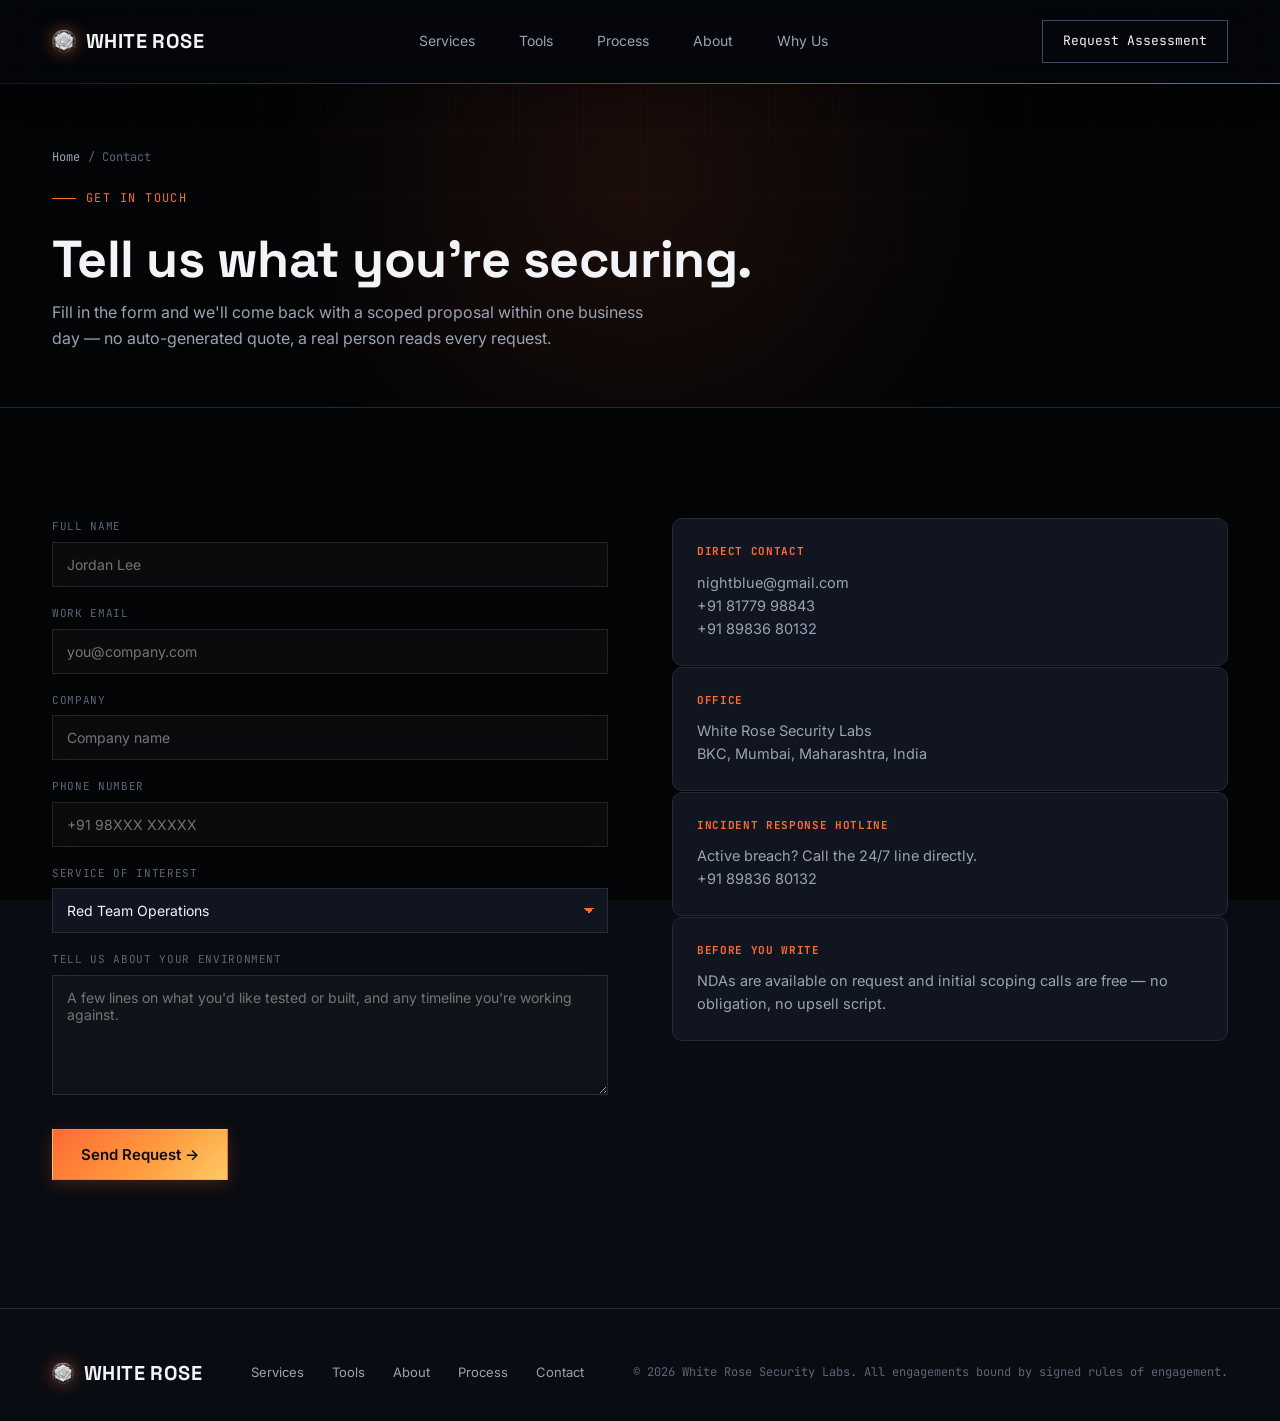
<file: contact.html>
<!DOCTYPE html>
<html lang="en">
<head>
<meta charset="UTF-8">
<meta name="viewport" content="width=device-width, initial-scale=1.0">
<title>Contact — WHITE ROSE Security Labs</title>
<link rel="icon" type="image/png" href="newlogo.png">
<link rel="apple-touch-icon" href="newlogo.png">
<link rel="preconnect" href="https://fonts.googleapis.com">
<link rel="preconnect" href="https://fonts.gstatic.com" crossorigin>
<link href="https://fonts.googleapis.com/css2?family=Space+Grotesk:wght@400;500;600;700&family=Inter:wght@400;500;600;700&family=JetBrains+Mono:wght@400;500;600&display=swap" rel="stylesheet">
<link rel="stylesheet" href="style.css">
<script src="https://identity.netlify.com/v1/netlify-identity-widget.js"></script>
</head>
<body>

<video class="bg-video" autoplay muted loop playsinline>
  <source src="robot.mp4" type="video/mp4">
</video>
<div class="bg-video-overlay"></div>

<div class="grid-bg"></div>

<header>
  <div class="wrap">
    <nav>
      <a href="index.html" class="logo" title="White Rose Security Labs"><img src="newlogo.png" class="logo-mark" alt="White Rose Security Labs" width="24" height="24">WHITE ROSE</a>
      <div class="nav-links nav-mobile-hide">
        <a href="services.html">Services</a>
        <a href="tools.html">Tools</a>
        <a href="index.html#process">Process</a>
        <a href="about.html">About</a>
        <a href="index.html#why">Why Us</a>
      </div>
      <a href="contact.html" class="nav-cta">Request Assessment</a>
    </nav>
  </div>
</header>

<main>
  <section class="page-hero">
    <div class="hero-glow" aria-hidden="true"></div>
    <div class="wrap">
      <div class="breadcrumb" data-depth="10"><a href="index.html">Home</a> / Contact</div>
      <span class="eyebrow" data-depth="14">Get In Touch</span>
      <h1 data-depth="26">Tell us what you're securing.</h1>
      <p data-depth="18">Fill in the form and we'll come back with a scoped proposal within one business day — no auto-generated quote, a real person reads every request.</p>
    </div>
  </section>

  <section>
    <div class="wrap contact-grid">

      <div>
        <form name="contact" method="POST" data-netlify="true" netlify-honeypot="bot-field" class="contact-form-full" id="contactForm">
          <input type="hidden" name="form-name" value="contact">
          <p style="display:none;"><label>Don't fill this out: <input name="bot-field"></label></p>
          <div class="field">
            <label for="name">Full name</label>
            <input id="name" name="name" type="text" placeholder="Jordan Lee" required>
          </div>
          <div class="field">
            <label for="email">Work email</label>
            <input id="email" name="email" type="email" placeholder="you@company.com" required>
          </div>
          <div class="field">
            <label for="company">Company</label>
            <input id="company" name="company" type="text" placeholder="Company name" required>
          </div>
          <div class="field">
            <label for="phone">Phone number</label>
            <input id="phone" name="phone" type="tel" placeholder="+91 98XXX XXXXX" aria-label="Phone number">
          </div>
          <div class="field">
            <label for="service">Service of interest</label>
            <select id="service" name="service">
              <option>Red Team Operations</option>
              <option>VAPT</option>
              <option>Network Penetration Testing</option>
              <option>Security Consulting</option>
              <option>Custom Software</option>
              <option>Web &amp; App Development</option>
              <option>3D / Interactive Web</option>
              <option>Incident Response</option>
              <option>Not sure yet</option>
            </select>
          </div>
          <div class="field">
            <label for="message">Tell us about your environment</label>
            <textarea id="message" name="message" placeholder="A few lines on what you'd like tested or built, and any timeline you're working against."></textarea>
          </div>
          <button type="submit" class="btn-primary" style="margin-top:8px; align-self:flex-start;">Send Request →</button>
          <p id="formStatus" class="cta-note" style="margin-top:4px;"></p>
        </form>
        <script>
          document.getElementById('contactForm').addEventListener('submit', function(e){
            e.preventDefault();
            const form = e.target;
            const data = new FormData(form);
            fetch('/', { method: 'POST', body: new URLSearchParams(data) })
              .then(() => {
                document.getElementById('formStatus').textContent = "Request received — we'll be in touch within one business day.";
                form.reset();
              })
              .catch(() => {
                document.getElementById('formStatus').textContent = "Something went wrong — please email us directly.";
              });
          });
        </script>
      </div>

      <div>
        <div class="info-card">
          <h5>Direct Contact</h5>
          <a href="mailto:nightblue@gmail.com">nightblue@gmail.com</a>
          <a href="tel:+918177998843">+91 81779 98843</a>
          <a href="tel:+918983680132">+91 89836 80132</a>
        </div>
        <div class="info-card">
          <h5>Office</h5>
          <p>White Rose Security Labs</p>
          <p>BKC, Mumbai, Maharashtra, India</p>
        </div>
        <div class="info-card">
          <h5>Incident Response Hotline</h5>
          <p>Active breach? Call the 24/7 line directly.</p>
          <a href="tel:+918983680132">+91 89836 80132</a>
        </div>
        <div class="info-card">
          <h5>Before You Write</h5>
          <p>NDAs are available on request and initial scoping calls are free — no obligation, no upsell script.</p>
        </div>
      </div>

    </div>
  </section>
</main>

<footer>
  <div class="wrap footer-grid">
    <a href="index.html" class="logo"><img src="newlogo.png" class="logo-mark" alt="White Rose Security Labs" width="22" height="22">WHITE ROSE</a>
    <div class="footer-links">
      <a href="services.html">Services</a>
      <a href="tools.html">Tools</a>
      <a href="about.html">About</a>
      <a href="index.html#process">Process</a>
      <a href="contact.html">Contact</a>
    </div>
    <div class="footer-copy">© 2026 White Rose Security Labs. All engagements bound by signed rules of engagement.</div>
  </div>
</footer>

<script src="ui.js" defer></script>
</body>
</html>
</file>
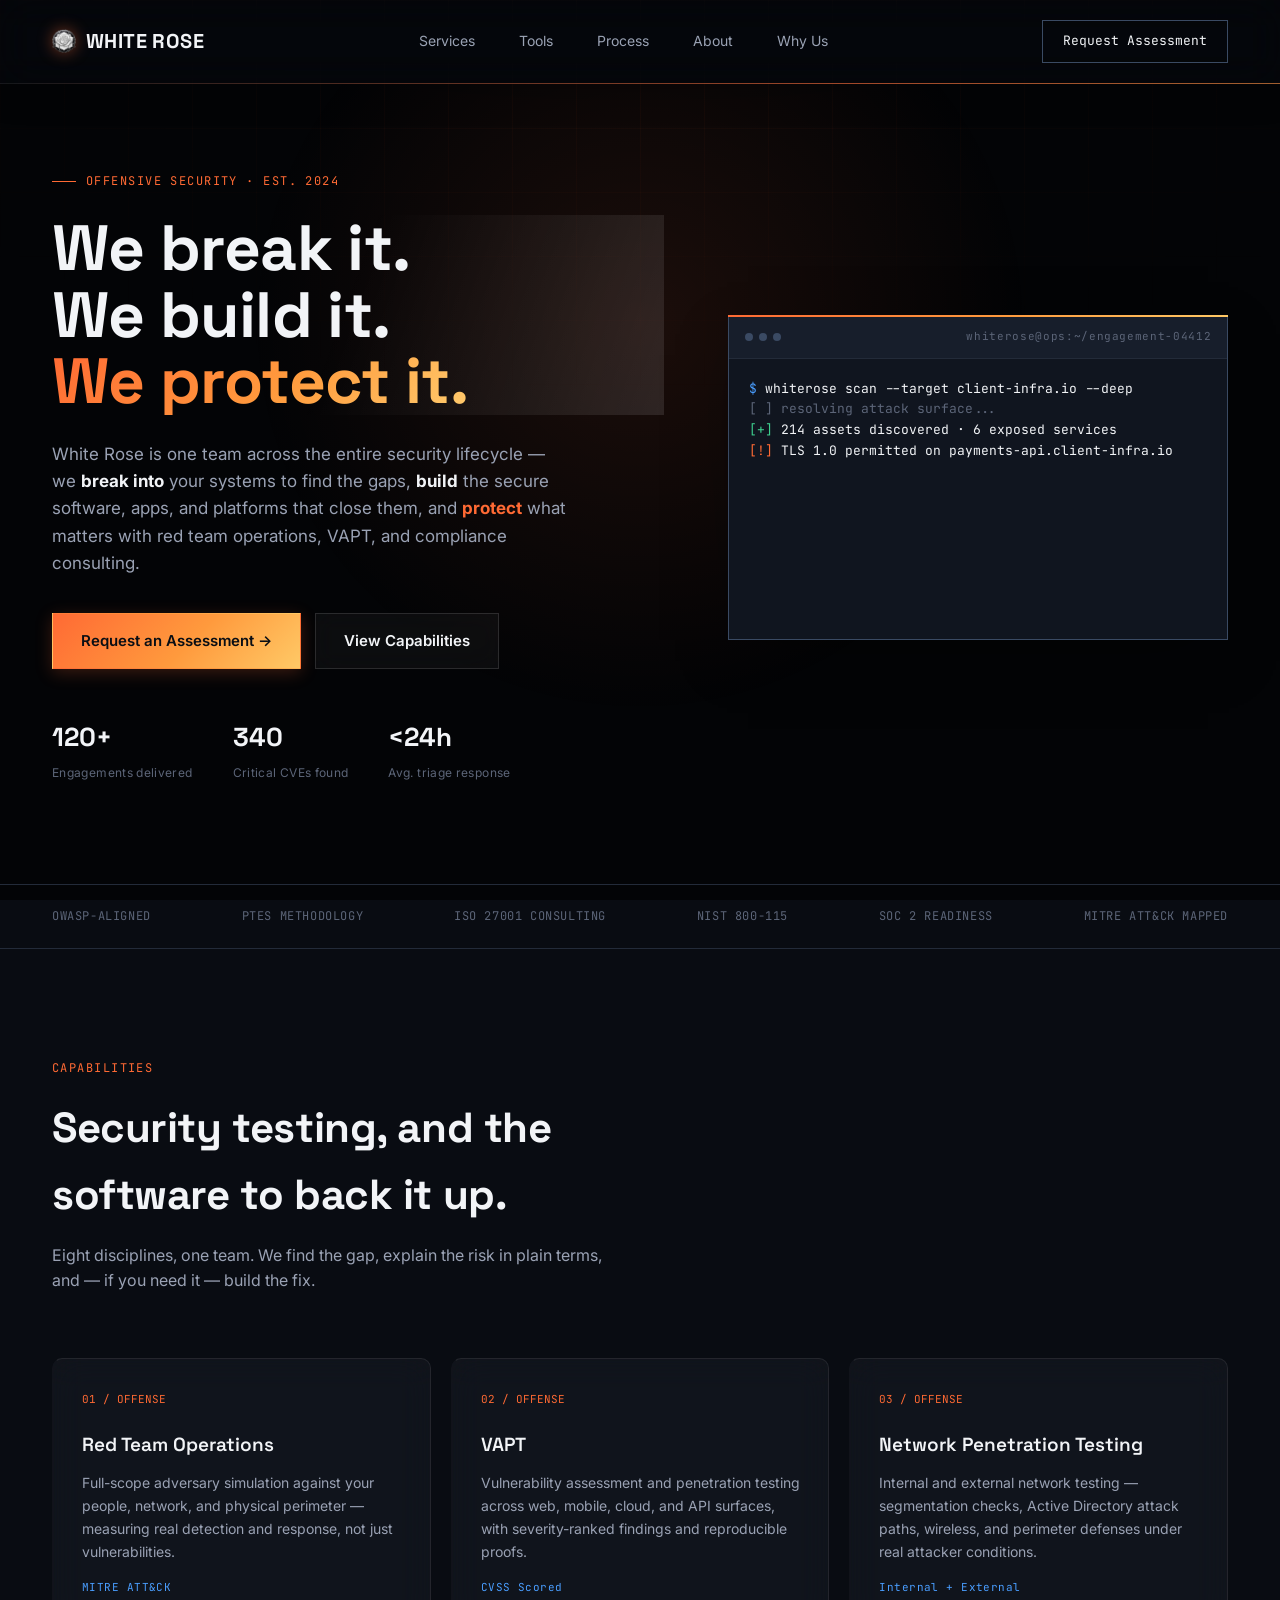
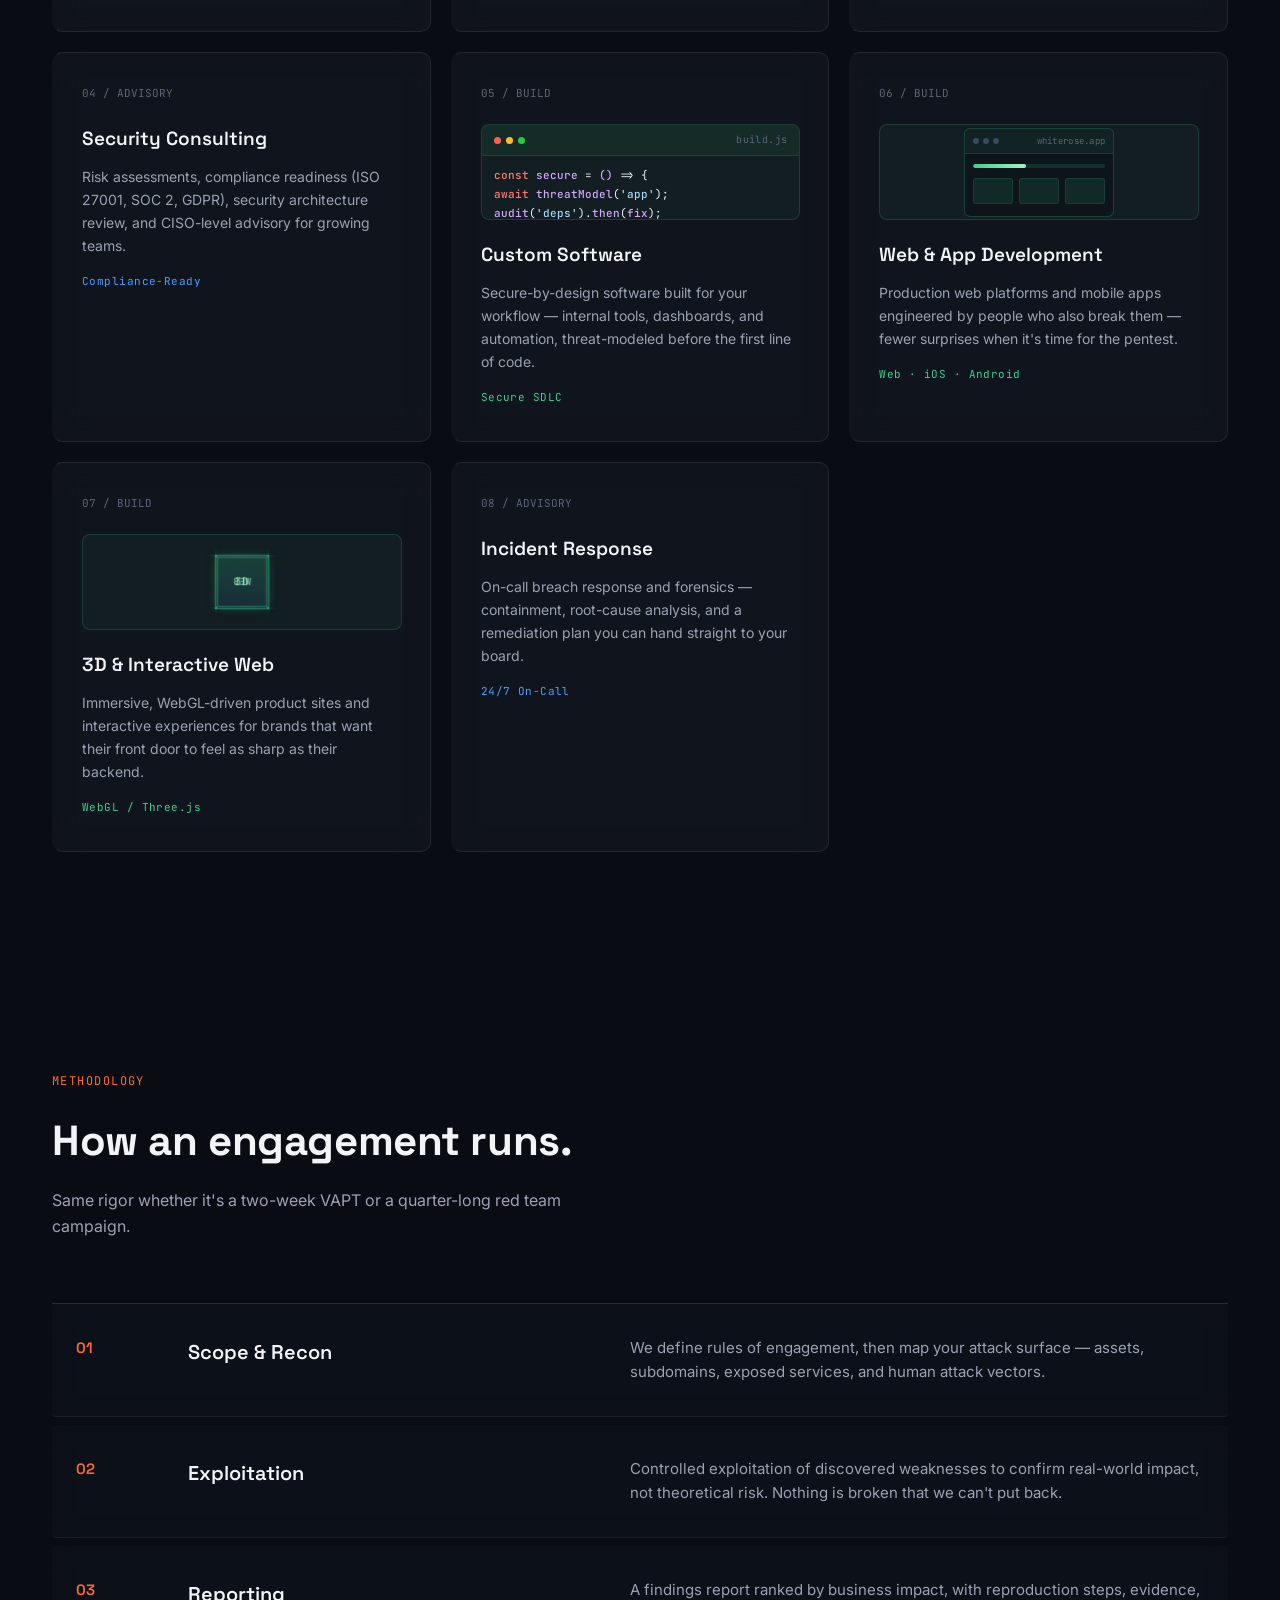
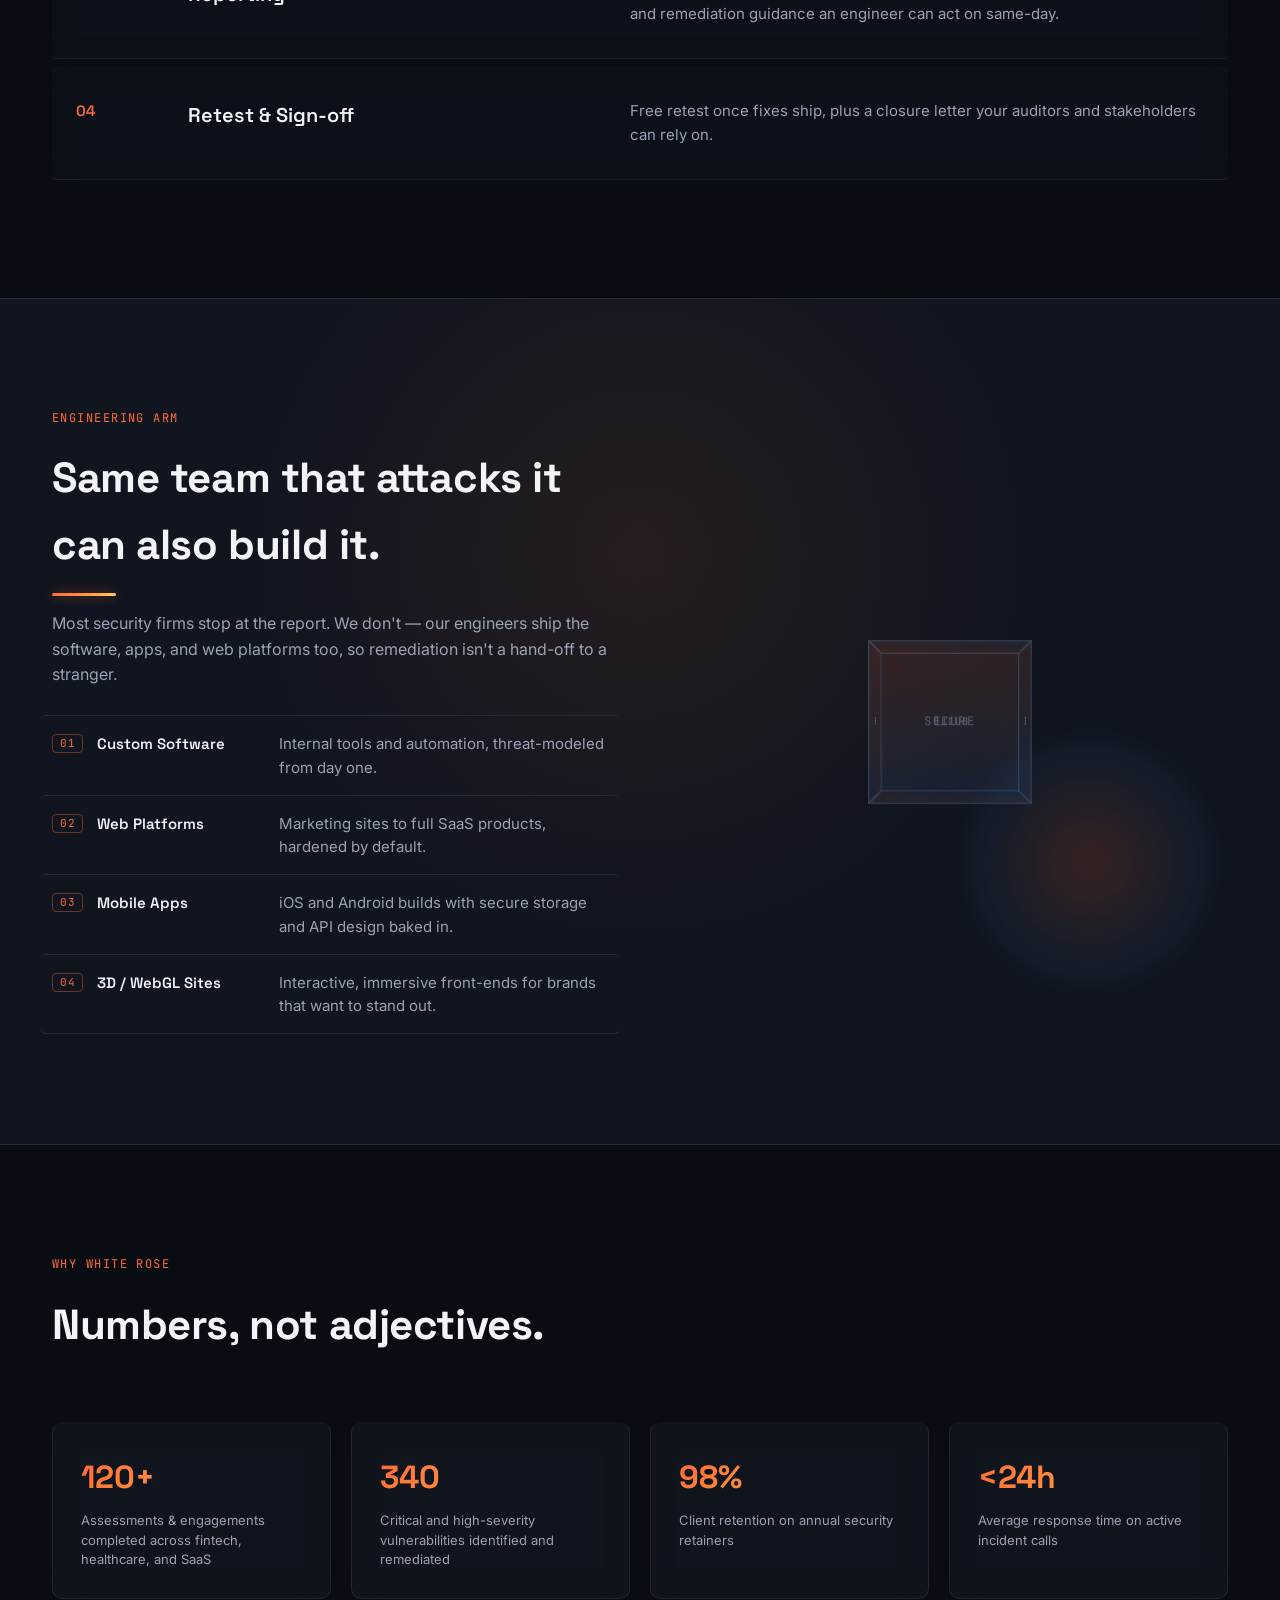
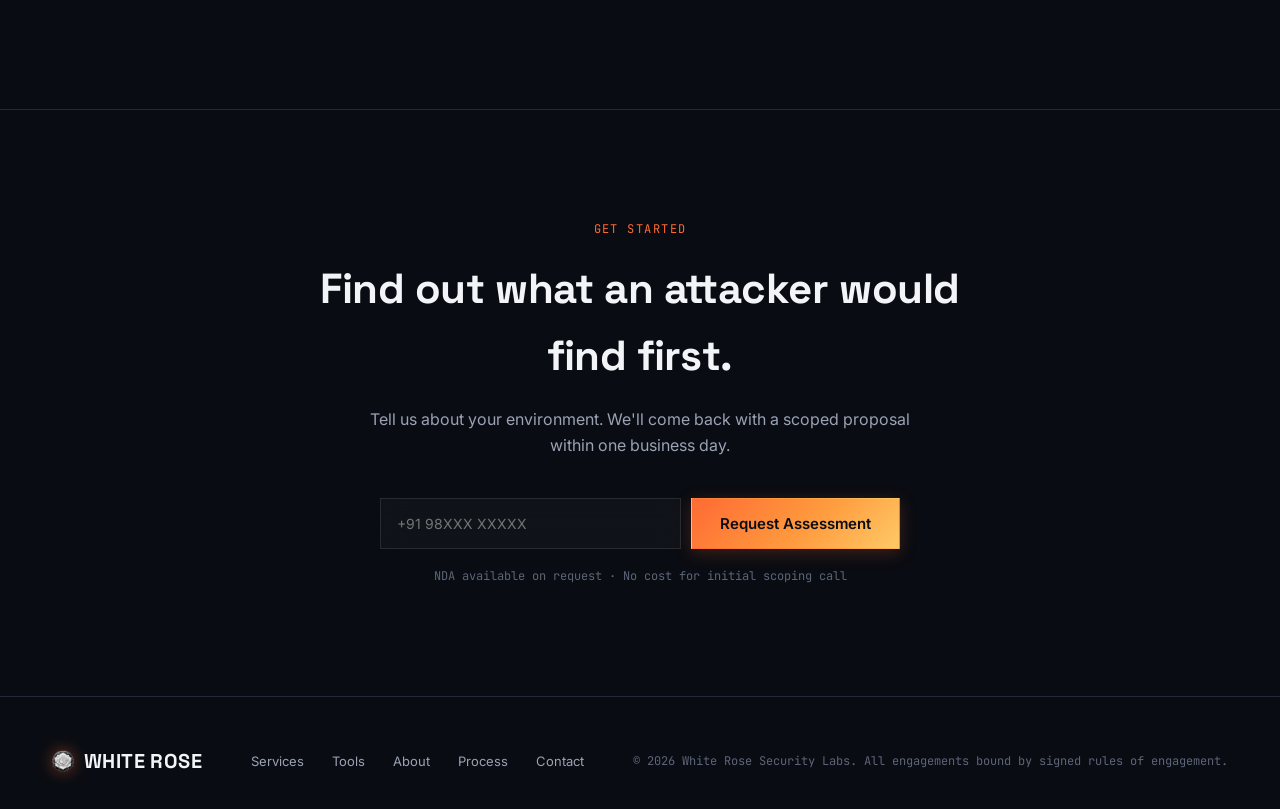
<file: services.html>
<!DOCTYPE html>
<html lang="en">
<head>
<meta charset="UTF-8">
<meta name="viewport" content="width=device-width, initial-scale=1.0">
<title>WHITE ROSE — Offensive Security &amp; Custom Engineering</title>
<link rel="icon" type="image/png" href="newlogo.png">
<link rel="apple-touch-icon" href="newlogo.png">
<link rel="preconnect" href="https://fonts.googleapis.com">
<link rel="preconnect" href="https://fonts.gstatic.com" crossorigin>
<link href="https://fonts.googleapis.com/css2?family=Space+Grotesk:wght@400;500;600;700&family=Inter:wght@400;500;600;700&family=JetBrains+Mono:wght@400;500;600&display=swap" rel="stylesheet">
<link rel="stylesheet" href="style.css">
<script src="https://identity.netlify.com/v1/netlify-identity-widget.js"></script>
</head>
<body>

<video class="bg-video" autoplay muted loop playsinline>
  <source src="robot.mp4" type="video/mp4">
</video>
<div class="bg-video-overlay"></div>

<div class="grid-bg"></div>

<header>
  <div class="wrap">
    <nav>
      <div class="logo" title="White Rose Security Labs"><img src="newlogo.png" class="logo-mark" alt="White Rose Security Labs" width="24" height="24">WHITE ROSE</div>
      <div class="nav-links nav-mobile-hide">
        <a href="services.html">Services</a>
        <a href="tools.html">Tools</a>
        <a href="#process">Process</a>
        <a href="about.html">About</a>
        <a href="#why">Why Us</a>
      </div>
      <a href="contact.html" class="nav-cta">Request Assessment</a>
    </nav>
  </div>
</header>

<main>
  <section class="hero">
    <div class="hero-glow" aria-hidden="true"></div>
    <div class="wrap hero-grid">
      <div>
        <div class="eyebrow" data-depth="12">Offensive Security · Est. 2024</div>
        <h1 data-depth="26"><span>We break it.</span> <span>We build it.</span> <em>We protect it.</em></h1>
        <p class="hero-sub" data-depth="18">White Rose is one team across the entire security lifecycle — we <b style="color:var(--text);">break into</b> your systems to find the gaps, <b style="color:var(--text);">build</b> the secure software, apps, and platforms that close them, and <b style="color:var(--accent);">protect</b> what matters with red team operations, VAPT, and compliance consulting.</p>
        <div class="hero-actions" data-depth="14">
          <a href="#contact" class="btn-primary">Request an Assessment →</a>
          <a href="services.html" class="btn-secondary">View Capabilities</a>
        </div>
        <div class="hero-stats" data-depth="20">
          <div class="hero-stat"><b>120+</b><span>Engagements delivered</span></div>
          <div class="hero-stat"><b>340</b><span>Critical CVEs found</span></div>
          <div class="hero-stat"><b>&lt;24h</b><span>Avg. triage response</span></div>
        </div>
      </div>

      <div class="scan-panel" data-depth="38">
        <div class="scan-panel-head">
          <div class="scan-dots"><span></span><span></span><span></span></div>
          <div class="label">whiterose@ops:~/engagement-04412</div>
        </div>
        <div class="scan-body" id="scanBody"></div>
      </div>
    </div>
  </section>

  <div class="trust-bar">
    <div class="wrap trust-row">
      <span>OWASP-Aligned</span>
      <span>PTES Methodology</span>
      <span>ISO 27001 Consulting</span>
      <span>NIST 800-115</span>
      <span>SOC 2 Readiness</span>
      <span>MITRE ATT&amp;CK Mapped</span>
    </div>
  </div>

  <section id="services">
    <div class="wrap">
      <div class="section-head">
        <span class="section-tag">Capabilities</span>
        <h2>Security testing, and the software to back it up.</h2>
        <p class="section-desc">Eight disciplines, one team. We find the gap, explain the risk in plain terms, and — if you need it — build the fix.</p>
      </div>

      <div class="services-grid">
        <div class="service-card offense">
          <span class="service-index">01 / OFFENSE</span>
          <h3>Red Team Operations</h3>
          <p>Full-scope adversary simulation against your people, network, and physical perimeter — measuring real detection and response, not just vulnerabilities.</p>
          <span class="tag">MITRE ATT&amp;CK</span>
        </div>
        <div class="service-card offense">
          <span class="service-index">02 / OFFENSE</span>
          <h3>VAPT</h3>
          <p>Vulnerability assessment and penetration testing across web, mobile, cloud, and API surfaces, with severity-ranked findings and reproducible proofs.</p>
          <span class="tag">CVSS Scored</span>
        </div>
        <div class="service-card offense">
          <span class="service-index">03 / OFFENSE</span>
          <h3>Network Penetration Testing</h3>
          <p>Internal and external network testing — segmentation checks, Active Directory attack paths, wireless, and perimeter defenses under real attacker conditions.</p>
          <span class="tag">Internal + External</span>
        </div>
        <div class="service-card">
          <span class="service-index">04 / ADVISORY</span>
          <h3>Security Consulting</h3>
          <p>Risk assessments, compliance readiness (ISO 27001, SOC 2, GDPR), security architecture review, and CISO-level advisory for growing teams.</p>
          <span class="tag">Compliance-Ready</span>
        </div>
        <div class="service-card build">
          <span class="service-index">05 / BUILD</span>
          <div class="svc-visual code-visual" aria-hidden="true">
            <div class="cv-head"><span></span><span></span><span></span><em>build.js</em></div>
            <div class="cv-body">
              <div class="cv-line"><b class="c-key">const</b> <b class="c-fn">secure</b> = <b class="c-fn">()</b> =&gt; {</div>
              <div class="cv-line"><b class="c-key">await</b> <b class="c-fn">threatModel</b>(<b class="c-str">'app'</b>);</div>
              <div class="cv-line"><b class="c-fn">audit</b>(<b class="c-str">'deps'</b>).<b class="c-fn">then</b>(<b class="c-fn">fix</b>);</div>
              <div class="cv-line"><b class="c-key">return</b> <b class="c-fn">ship</b>()<span class="cv-cursor"></span>;</div>
            </div>
          </div>
          <h3>Custom Software</h3>
          <p>Secure-by-design software built for your workflow — internal tools, dashboards, and automation, threat-modeled before the first line of code.</p>
          <span class="tag">Secure SDLC</span>
        </div>
        <div class="service-card build">
          <span class="service-index">06 / BUILD</span>
          <div class="svc-visual web-visual" aria-hidden="true">
            <div class="wv-screen">
              <div class="wv-bar"><span></span><span></span><span></span><em>whiterose.app</em></div>
              <div class="wv-body">
                <div class="wv-load"><i></i></div>
                <div class="wv-cards"><i></i><i></i><i></i></div>
              </div>
            </div>
          </div>
          <h3>Web &amp; App Development</h3>
          <p>Production web platforms and mobile apps engineered by people who also break them — fewer surprises when it's time for the pentest.</p>
          <span class="tag">Web · iOS · Android</span>
        </div>
        <div class="service-card build">
          <span class="service-index">07 / BUILD</span>
          <div class="svc-visual cube-visual" aria-hidden="true">
            <div class="mini-cube">
              <div class="mini-face mf-front">3D</div>
              <div class="mini-face mf-back">WEB</div>
              <div class="mini-face mf-right">GL</div>
              <div class="mini-face mf-left">UI</div>
              <div class="mini-face mf-top">XR</div>
              <div class="mini-face mf-bottom">·</div>
            </div>
          </div>
          <h3>3D &amp; Interactive Web</h3>
          <p>Immersive, WebGL-driven product sites and interactive experiences for brands that want their front door to feel as sharp as their backend.</p>
          <span class="tag">WebGL / Three.js</span>
        </div>
        <div class="service-card">
          <span class="service-index">08 / ADVISORY</span>
          <h3>Incident Response</h3>
          <p>On-call breach response and forensics — containment, root-cause analysis, and a remediation plan you can hand straight to your board.</p>
          <span class="tag">24/7 On-Call</span>
        </div>
      </div>
    </div>
  </section>

  <section id="process">
    <div class="wrap">
      <div class="section-head">
        <span class="section-tag">Methodology</span>
        <h2>How an engagement runs.</h2>
        <p class="section-desc">Same rigor whether it's a two-week VAPT or a quarter-long red team campaign.</p>
      </div>
      <div class="process-list">
        <div class="process-item">
          <div class="process-num">01</div>
          <h4>Scope &amp; Recon</h4>
          <p class="process-desc">We define rules of engagement, then map your attack surface — assets, subdomains, exposed services, and human attack vectors.</p>
        </div>
        <div class="process-item">
          <div class="process-num">02</div>
          <h4>Exploitation</h4>
          <p class="process-desc">Controlled exploitation of discovered weaknesses to confirm real-world impact, not theoretical risk. Nothing is broken that we can't put back.</p>
        </div>
        <div class="process-item">
          <div class="process-num">03</div>
          <h4>Reporting</h4>
          <p class="process-desc">A findings report ranked by business impact, with reproduction steps, evidence, and remediation guidance an engineer can act on same-day.</p>
        </div>
        <div class="process-item">
          <div class="process-num">04</div>
          <h4>Retest &amp; Sign-off</h4>
          <p class="process-desc">Free retest once fixes ship, plus a closure letter your auditors and stakeholders can rely on.</p>
        </div>
      </div>
    </div>
  </section>

  <section class="spotlight" id="build">
    <div class="hero-glow" aria-hidden="true"></div>
    <div class="wrap spotlight-grid">
      <div>
        <span class="section-tag" data-depth="6">Engineering Arm</span>
        <h2 data-depth="16" data-tilt>Same team that attacks it can also build it.</h2>
        <p class="section-desc" data-depth="10">Most security firms stop at the report. We don't — our engineers ship the software, apps, and web platforms too, so remediation isn't a hand-off to a stranger.</p>
        <ul class="spotlight-list">
          <li data-n="01"><b>Custom Software</b><span>Internal tools and automation, threat-modeled from day one.</span></li>
          <li data-n="02"><b>Web Platforms</b><span>Marketing sites to full SaaS products, hardened by default.</span></li>
          <li data-n="03"><b>Mobile Apps</b><span>iOS and Android builds with secure storage and API design baked in.</span></li>
          <li data-n="04"><b>3D / WebGL Sites</b><span>Interactive, immersive front-ends for brands that want to stand out.</span></li>
        </ul>
      </div>
      <div class="cube-wrap" aria-hidden="true">
        <div class="cube-tilt">
          <div class="cube">
          <div class="cube-face cf-front">SECURE</div>
          <div class="cube-face cf-back">BUILD</div>
          <div class="cube-face cf-right">TEST</div>
          <div class="cube-face cf-left">SHIP</div>
          <div class="cube-face cf-top">AUDIT</div>
          <div class="cube-face cf-bottom">WHITE ROSE</div>
        </div>
        </div>
      </div>
    </div>
  </section>

  <section id="why">
    <div class="wrap">
      <div class="section-head">
        <span class="section-tag">Why White Rose</span>
        <h2>Numbers, not adjectives.</h2>
      </div>
      <div class="why-grid">
        <div class="why-card"><b>120+</b><span>Assessments &amp; engagements completed across fintech, healthcare, and SaaS</span></div>
        <div class="why-card"><b>340</b><span>Critical and high-severity vulnerabilities identified and remediated</span></div>
        <div class="why-card"><b>98%</b><span>Client retention on annual security retainers</span></div>
        <div class="why-card"><b>&lt;24h</b><span>Average response time on active incident calls</span></div>
      </div>
    </div>
  </section>

  <section class="cta" id="contact">
    <div class="wrap">
      <span class="section-tag">Get Started</span>
      <h2>Find out what an attacker would find first.</h2>
      <p class="section-desc">Tell us about your environment. We'll come back with a scoped proposal within one business day.</p>
      <form class="cta-form" onsubmit="event.preventDefault(); this.querySelector('button').textContent='Request received →';">
        <input type="tel" placeholder="+91 98XXX XXXXX" required aria-label="Phone number">
        <button type="submit" class="btn-primary">Request Assessment</button>
      </form>
      <p class="cta-note">NDA available on request · No cost for initial scoping call</p>
    </div>
  </section>
</main>

<footer>
  <div class="wrap footer-grid">
    <div class="logo"><img src="newlogo.png" class="logo-mark" alt="White Rose Security Labs" width="22" height="22">WHITE ROSE</div>
    <div class="footer-links">
      <a href="services.html">Services</a>
      <a href="tools.html">Tools</a>
      <a href="about.html">About</a>
      <a href="#process">Process</a>
      <a href="contact.html">Contact</a>
    </div>
    <div class="footer-copy">© 2026 White Rose Security Labs. All engagements bound by signed rules of engagement.</div>
  </div>
</footer>

<script>
  const lines = [
    {html:'<span class="prompt">$</span> whiterose scan --target client-infra.io --deep', delay:600},
    {html:'<span class="dim">[ ] resolving attack surface...</span>', delay:700},
    {html:'<span class="ok">[+]</span> 214 assets discovered · 6 exposed services', delay:600},
    {html:'<span class="warn">[!]</span> TLS 1.0 permitted on payments-api.client-infra.io', delay:650},
    {html:'<span class="warn">[!]</span> IDOR candidate: /api/v2/invoices/{id}', delay:650},
    {html:'<span class="ok">[+]</span> Mapping findings to MITRE ATT&amp;CK...', delay:700},
    {html:'<span class="dim">[ ] compiling report → engagement-04412.pdf</span>', delay:700},
    {html:'<span class="ok">[✓]</span> Report ready for client review.', delay:900},
  ];

  const body = document.getElementById('scanBody');
  let i = 0;

  function typeLoop(){
    body.innerHTML = '';
    i = 0;
    step();
  }

  function step(){
    if(i >= lines.length){
      setTimeout(typeLoop, 2200);
      return;
    }
    const div = document.createElement('div');
    div.className = 'scan-line';
    div.innerHTML = lines[i].html;
    body.appendChild(div);
    i++;
    setTimeout(step, lines[i-1].delay);
  }

  const cursorLine = document.createElement('div');
  cursorLine.className = 'scan-line';
  cursorLine.style.opacity = '1';
  cursorLine.innerHTML = '<span class="cursor"></span>';

  typeLoop();
  setInterval(()=>{}, 0);
</script>

<script src="ui.js" defer></script>

</body>
</html>
</file>
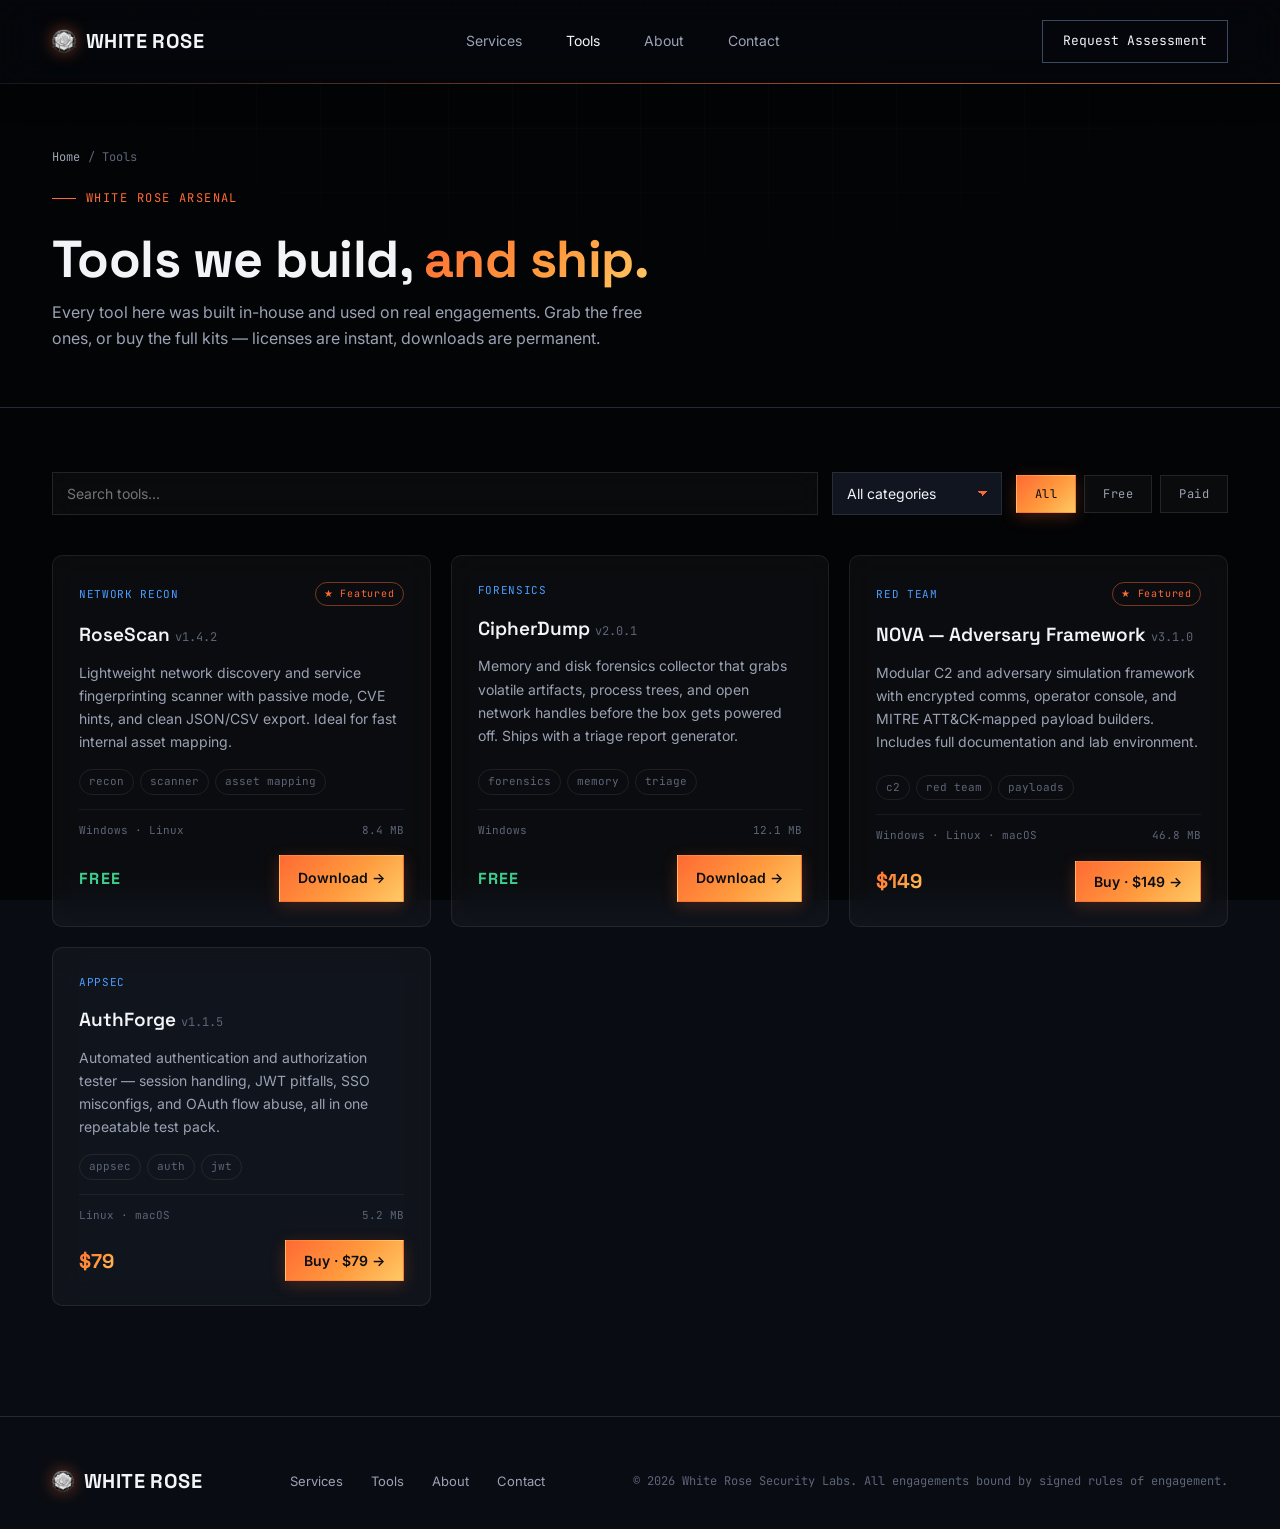
<file: tools.html>
<!DOCTYPE html>
<html lang="en">
<head>
<meta charset="UTF-8">
<meta name="viewport" content="width=device-width, initial-scale=1.0">
<title>Tools — WHITE ROSE Security Labs</title>
<link rel="icon" type="image/png" href="newlogo.png">
<link rel="apple-touch-icon" href="newlogo.png">
<link rel="preconnect" href="https://fonts.googleapis.com">
<link rel="preconnect" href="https://fonts.gstatic.com" crossorigin>
<link href="https://fonts.googleapis.com/css2?family=Space+Grotesk:wght@400;500;600;700&family=Inter:wght@400;500;600;700&family=JetBrains+Mono:wght@400;500;600&display=swap" rel="stylesheet">
<link rel="stylesheet" href="style.css">
<script src="https://identity.netlify.com/v1/netlify-identity-widget.js"></script>
</head>
<body>

<video class="bg-video" autoplay muted loop playsinline>
  <source src="robot.mp4" type="video/mp4">
</video>
<div class="bg-video-overlay"></div>

<div class="grid-bg"></div>

<header>
  <div class="wrap">
    <nav>
      <a href="index.html" class="logo" title="White Rose Security Labs"><img src="newlogo.png" class="logo-mark" alt="White Rose Security Labs" width="24" height="24">WHITE ROSE</a>
      <div class="nav-links nav-mobile-hide">
        <a href="services.html">Services</a>
        <a href="tools.html" style="color:var(--text);">Tools</a>
        <a href="about.html">About</a>
        <a href="contact.html">Contact</a>
      </div>
      <a href="contact.html" class="nav-cta">Request Assessment</a>
    </nav>
  </div>
</header>

<main>
  <section class="page-hero">
    <div class="wrap">
      <div class="breadcrumb"><a href="index.html">Home</a> / Tools</div>
      <span class="eyebrow">White Rose Arsenal</span>
      <h1>Tools we build, <em>and ship.</em></h1>
      <p>Every tool here was built in-house and used on real engagements. Grab the free ones, or buy the full kits — licenses are instant, downloads are permanent.</p>
    </div>
  </section>

  <section style="padding-top:64px;">
    <div class="wrap">

      <!-- Toolbar: search + filters -->
      <div class="toolbar">
        <input id="toolSearch" type="text" placeholder="Search tools…" aria-label="Search tools">
        <select id="toolCategory" aria-label="Filter by category">
          <option value="">All categories</option>
        </select>
        <div class="toolbar-pills" role="group" aria-label="Filter by price">
          <button class="pill active" data-filter="all">All</button>
          <button class="pill" data-filter="free">Free</button>
          <button class="pill" data-filter="paid">Paid</button>
        </div>
      </div>

      <!-- Purchase success banner (after Stripe checkout) -->
      <div id="purchaseBanner" class="purchase-banner" style="display:none;"></div>

      <!-- Tools grid -->
      <div class="tools-grid" id="toolsGrid">
        <div class="why-card"><span style="color:var(--text-faint);">Loading tools…</span></div>
      </div>
    </div>
  </section>
</main>

<footer>
  <div class="wrap footer-grid">
    <a href="index.html" class="logo"><img src="newlogo.png" class="logo-mark" alt="White Rose Security Labs" width="22" height="22">WHITE ROSE</a>
    <div class="footer-links">
      <a href="services.html">Services</a>
      <a href="tools.html">Tools</a>
      <a href="about.html">About</a>
      <a href="contact.html">Contact</a>
    </div>
    <div class="footer-copy">© 2026 White Rose Security Labs. All engagements bound by signed rules of engagement.</div>
  </div>
</footer>

<script>
  let allTools = [];

  // ---------- Load tools ----------
  fetch('/content/tools.json')
    .then(r => r.json())
    .then(data => {
      allTools = data.tools || [];
      buildCategoryFilter();
      renderTools();
    })
    .catch(() => {
      document.getElementById('toolsGrid').innerHTML =
        '<div class="why-card"><span style="color:var(--text-faint);">Tools unavailable.</span></div>';
    });

  function buildCategoryFilter(){
    const cats = [...new Set(allTools.map(t => t.category))].sort();
    const sel = document.getElementById('toolCategory');
    cats.forEach(c => {
      const opt = document.createElement('option');
      opt.value = c; opt.textContent = c;
      sel.appendChild(opt);
    });
  }

  // ---------- Filtering ----------
  let filter = 'all';
  document.querySelectorAll('.toolbar-pills .pill').forEach(btn => {
    btn.addEventListener('click', () => {
      document.querySelectorAll('.toolbar-pills .pill').forEach(b => b.classList.remove('active'));
      btn.classList.add('active');
      filter = btn.dataset.filter;
      renderTools();
    });
  });
  document.getElementById('toolSearch').addEventListener('input', renderTools);
  document.getElementById('toolCategory').addEventListener('change', renderTools);

  function currentQuery(){
    const q = (document.getElementById('toolSearch').value || '').toLowerCase();
    const cat = document.getElementById('toolCategory').value;
    return allTools.filter(t => {
      if (filter === 'free' && t.price > 0) return false;
      if (filter === 'paid' && t.price === 0) return false;
      if (cat && t.category !== cat) return false;
      if (q && !(t.name + ' ' + t.description + ' ' + (t.tags||[]).join(' ')).toLowerCase().includes(q)) return false;
      return true;
    });
  }

  function esc(s){ return String(s).replace(/[&<>"']/g, c => ({'&':'&amp;','<':'&lt;','>':'&gt;','"':'&quot;',"'":'&#39;'}[c])); }

  function renderTools(){
    const grid = document.getElementById('toolsGrid');
    const list = currentQuery();
    if (!list.length){
      grid.innerHTML = '<div class="why-card" style="grid-column:1/-1;"><span style="color:var(--text-faint);">No tools match your filters.</span></div>';
      return;
    }
    grid.innerHTML = list.map(t => {
      const free = t.price === 0;
      const featured = t.featured ? '<span class="tool-featured">★ Featured</span>' : '';
      return `
        <div class="tool-card${free ? ' free' : ' paid'}">
          <div class="tool-head">
            <span class="tool-cat">${esc(t.category)}</span>
            ${featured}
          </div>
          <h3>${esc(t.name)} <span class="tool-ver">v${esc(t.version)}</span></h3>
          <p class="tool-desc">${esc(t.description)}</p>
          <div class="tool-tags">${(t.tags||[]).map(x => `<span>${esc(x)}</span>`).join('')}</div>
          <div class="tool-meta">
            <span class="tool-os">${(t.os||[]).map(esc).join(' · ')}</span>
            <span class="tool-size">${esc(t.size||'—')}</span>
          </div>
          <div class="tool-foot">
            <span class="tool-price${free ? ' free' : ''}">${free ? 'FREE' : '$' + t.price}</span>
            ${free
              ? `<a class="btn-primary tool-btn" href="${esc(t.file)}" download>Download →</a>`
              : `<button class="btn-primary tool-btn" onclick="buyTool('${esc(t.id)}', this)">Buy · $${t.price} →</button>`}
          </div>
        </div>`;
    }).join('');
  }

  // ---------- Purchase flow ----------
  function buyTool(id, btn){
    btn = btn || event.target;
    btn.disabled = true;
    btn.textContent = 'Opening checkout…';
    fetch('/.netlify/functions/create-checkout', {
      method: 'POST',
      headers: { 'Content-Type': 'application/json' },
      body: JSON.stringify({ toolId: id })
    })
      .then(r => r.json())
      .then(data => {
        if (data.url) { window.location.href = data.url; }
        else {
          btn.disabled = false;
          btn.textContent = 'Buy →';
          showBanner('Could not start checkout. Please try again or email us.', 'error');
        }
      })
      .catch(() => {
        btn.disabled = false;
        btn.textContent = 'Buy →';
        showBanner('Checkout is not configured yet. Please try again later.', 'error');
      });
  }

  function showBanner(msg, type){
    const b = document.getElementById('purchaseBanner');
    b.textContent = msg;
    b.className = 'purchase-banner ' + (type === 'error' ? 'err' : 'ok');
    b.style.display = 'block';
    setTimeout(() => { b.style.display = 'none'; }, 6000);
  }

  // ---------- Verify a completed purchase (redirected back from Stripe) ----------
  (function checkPurchase(){
    const params = new URLSearchParams(window.location.search);
    const toolId = params.get('purchased');
    const sessionId = params.get('session_id');
    if (!toolId || !sessionId) return;
    fetch('/.netlify/functions/verify-purchase', {
      method: 'POST',
      headers: { 'Content-Type': 'application/json' },
      body: JSON.stringify({ toolId, sessionId })
    })
      .then(r => r.json())
      .then(data => {
        const b = document.getElementById('purchaseBanner');
        if (data.valid && data.file){
          b.className = 'purchase-banner ok';
          b.style.display = 'block';
          b.innerHTML = `✅ Payment confirmed. Your download is ready: <a href="${esc(data.file)}" download><strong>Download ${esc(data.name)} v${esc(data.version)}</strong></a>`;
          // Also swap the matching card's button to a download link
          const t = allTools.find(x => x.id === toolId);
          if (t){
            t.price = 0; // unlocked locally for this visit
            renderTools();
          }
        } else {
          b.className = 'purchase-banner err';
          b.style.display = 'block';
          b.textContent = 'We could not confirm that purchase. If you were charged, email us and we will sort it out immediately.';
        }
      })
      .catch(() => {});
  })();
</script>

<script src="ui.js" defer></script>

</body>
</html>
</file>
<file: style.css>
:root{
    --bg: #090c12;
    --bg-surface: #10151f;
    --bg-surface-2: #171e2b;
    --accent: #ff6a34;
    --accent-2: #ffb547;
    --accent-grad: linear-gradient(135deg, #ff6a34 0%, #ff9a3d 55%, #ffc966 100%);
    --accent-dim: #c94e1f;
    --blue: #4a9eff;
    --text: #f2f4f7;
    --text-muted: #9aa2b4;
    --text-faint: #5c6578;
    --border: #232b39;
    --border-bright: #3a4a63;
    --glass: rgba(16,21,31,0.55);
    --glow: 0 0 32px rgba(255,106,52,0.18);
    --mono: 'JetBrains Mono', monospace;
    --display: 'Space Grotesk', sans-serif;
    --body: 'Inter', sans-serif;
  }

  .reveal{opacity:0; transform:translateY(18px); transition:opacity 0.6s ease, transform 0.6s ease;}
  .reveal-in{opacity:1; transform:translateY(0);}

  *{margin:0;padding:0;box-sizing:border-box;}
  html{scroll-behavior:smooth;}
  body{
    background:var(--bg);
    color:var(--text);
    font-family:var(--body);
    line-height:1.6;
    overflow-x:hidden;
  }
  @media (prefers-reduced-motion: reduce){
    *{animation-duration:0.01ms !important; animation-iteration-count:1 !important; transition-duration:0.01ms !important; scroll-behavior:auto !important;}
  }
  a{color:inherit;text-decoration:none;}
  ::selection{background:var(--accent);color:#0a0e14;}
  :focus-visible{outline:2px solid var(--accent); outline-offset:3px;}

  .wrap{max-width:1240px;margin:0 auto;padding:0 32px;}
  @media (max-width:640px){ .wrap{padding:0 20px;} }

  /* background grid texture */
  /* Full-page background video (robot.mp4) */
  .bg-video{
    position:fixed; top:0; left:0; width:100%; height:100%;
    object-fit:cover; z-index:0; pointer-events:none;
  }
  .bg-video-overlay{
    position:fixed; top:0; left:0; width:100%; height:100%;
    background:rgba(0,0,0,0.65); z-index:0; pointer-events:none;
  }
  .grid-bg{
    position:fixed; inset:0; z-index:0; pointer-events:none;
    background-image:
      linear-gradient(rgba(255,106,52,0.035) 1px, transparent 1px),
      linear-gradient(90deg, rgba(255,106,52,0.035) 1px, transparent 1px);
    background-size:64px 64px;
    mask-image:radial-gradient(ellipse 90% 60% at 50% 0%, black 20%, transparent 75%);
  }

  /* NAV */
  header{
    position:sticky; top:0; z-index:100;
    background:rgba(9,12,18,0.35);
    backdrop-filter:blur(20px) saturate(180%);
    -webkit-backdrop-filter:blur(20px) saturate(180%);
    border-bottom:1px solid rgba(255,255,255,0.07);
    box-shadow:0 8px 32px rgba(0,0,0,0.25);
    transition:background 0.4s ease, box-shadow 0.4s ease;
  }
  header.scrolled{
    background:rgba(9,12,18,0.68);
    box-shadow:0 8px 32px rgba(0,0,0,0.45);
  }
  header::after{
    content:''; position:absolute; left:0; right:0; bottom:-1px; height:1px;
    background:linear-gradient(90deg, transparent, rgba(255,106,52,0.6), rgba(255,181,71,0.6), transparent);
    background-size:200% 100%;
    animation:navShimmer 7s linear infinite;
  }
  @keyframes navShimmer{
    0%{background-position:200% 0;}
    100%{background-position:-200% 0;}
  }
  .nav-links a{position:relative; padding:6px 4px; z-index:1;}
  .nav-links a::before{
    content:''; position:absolute; inset:-8px -12px; z-index:-1;
    background:rgba(255,255,255,0.045); border:1px solid rgba(255,255,255,0.08);
    border-radius:8px; opacity:0; transform:scale(0.92);
    backdrop-filter:blur(8px); transition:all 0.25s ease;
  }
  .nav-links a:hover::before{opacity:1; transform:scale(1);}
  nav{
    display:flex; align-items:center; justify-content:space-between;
    padding:20px 0;
  }
  .logo{
    font-family:var(--display); font-weight:700; font-size:20px;
    letter-spacing:0.02em; display:flex; align-items:center; gap:10px;
  }
  .logo-mark{
    width:24px;height:24px; flex-shrink:0;
    display:block;
    object-fit:contain;
    filter:drop-shadow(0 0 8px rgba(255,106,52,0.45));
    animation:pulseGlow 2.4s ease-in-out infinite;
  }
  @keyframes pulseGlow{
    0%,100%{filter:drop-shadow(0 0 6px rgba(255,106,52,0.35));}
    50%{filter:drop-shadow(0 0 14px rgba(255,181,71,0.6));}
  }
  footer .logo-mark{width:22px; height:22px;}

  .nav-links{display:flex; gap:36px; font-size:14px; color:var(--text-muted);}
  .nav-links a{transition:color 0.2s;}
  .nav-links a:hover{color:var(--text);}
  /* Animated nav link underline (gradient sweep) */
  .nav-links a::after{
    content:''; position:absolute; left:0; bottom:-2px; width:100%; height:2px;
    background:var(--accent-grad);
    transform:scaleX(0); transform-origin:left;
    transition:transform 0.3s cubic-bezier(0.22,1,0.36,1);
  }
  .nav-links a:hover::after{ transform:scaleX(1); }
  .nav-cta:hover{ animation:ctaPulse 0.5s ease; }
  @keyframes ctaPulse{
    0%{transform:scale(1);}
    40%{transform:scale(1.05);}
    100%{transform:scale(1);}
  }
  /* Header entrance animation */
  @keyframes navIn{
    from{opacity:0; transform:translateY(-12px);}
    to{opacity:1; transform:translateY(0);}
  }
  header nav{ animation:navIn 0.7s cubic-bezier(0.22,1,0.36,1) both; }
  .nav-cta{
    font-family:var(--mono); font-size:13px; padding:10px 20px;
    border:1px solid var(--border-bright); color:var(--text);
    transition:all 0.25s ease; white-space:nowrap;
    position:relative; overflow:hidden;
  }
  .nav-cta:hover{
    border-color:transparent; color:#0a0e14; background:var(--accent-grad);
    box-shadow:0 4px 18px rgba(255,106,52,0.35);
  }
  .nav-mobile-hide{display:flex;}
  @media (max-width:860px){ .nav-mobile-hide{display:none;} }

  /* HERO */
  .hero{
    position:relative; z-index:1;
    padding:88px 0 100px;
    perspective:1200px;
  }
  .hero-glow{
    position:absolute; inset:0; pointer-events:none; z-index:0;
    background:radial-gradient(600px circle at 50% 30%, rgba(255,106,52,0.10), transparent 65%);
  }
  .hero [data-depth], .page-hero [data-depth], .spotlight [data-depth]{ will-change:transform; }
  .hero-grid{
    display:grid; grid-template-columns:1.1fr 0.9fr; gap:64px; align-items:center;
  }
  @media (max-width:940px){ .hero-grid{grid-template-columns:1fr; gap:56px;} }

  .eyebrow{
    font-family:var(--mono); font-size:12px; color:var(--accent);
    letter-spacing:0.12em; text-transform:uppercase;
    display:flex; align-items:center; gap:10px; margin-bottom:24px;
  }
  .eyebrow::before{
    content:''; width:24px; height:1px; background:var(--accent);
  }
  h1{
    font-family:var(--display); font-weight:700;
    font-size:clamp(38px, 5.2vw, 64px);
    line-height:1.04; letter-spacing:-0.01em;
    margin-bottom:26px;
  }
  h1 em{
    font-style:normal; color:var(--accent);
    background:var(--accent-grad);
    -webkit-background-clip:text;
    background-clip:text;
    -webkit-text-fill-color:transparent;
  }
  /* Hero headline entrance: staggered rise + light sweep */
  .hero h1{position:relative;}
  .hero h1 > span, .hero h1 em{
    display:inline-block;
    opacity:0; transform:translateY(26px);
    animation:heroRise 0.85s cubic-bezier(0.22,1,0.36,1) forwards;
  }
  .hero h1 > span:nth-child(2){animation-delay:0.12s;}
  .hero h1 em{animation-delay:0.24s;}
  @keyframes heroRise{
    to{opacity:1; transform:translateY(0);}
  }
  .hero h1::after{
    content:''; position:absolute; inset:0; pointer-events:none;
    background:linear-gradient(110deg, transparent 20%, rgba(255,255,255,0.14) 50%, transparent 80%);
    background-size:250% 100%;
    animation:heroShine 4.5s cubic-bezier(0.4,0,0.2,1) 0.8s infinite;
  }
  @keyframes heroShine{
    0%{background-position:180% 0;}
    55%,100%{background-position:-80% 0;}
  }
  .hero-sub{
    font-size:17px; color:var(--text-muted); max-width:520px; margin-bottom:36px;
  }
  .hero-actions{display:flex; gap:14px; flex-wrap:wrap; margin-bottom:48px;}
  .btn-primary{
    font-family:var(--body); font-weight:600; font-size:15px;
    background:var(--accent-grad); color:#0a0e14; padding:15px 28px;
    border:1px solid transparent; transition:all 0.25s ease;
    display:inline-flex; align-items:center; gap:8px;
    box-shadow:0 4px 16px rgba(255,106,52,0.22);
  }
  .btn-primary:hover{
    transform:translateY(-2px);
    box-shadow:0 10px 30px rgba(255,106,52,0.4);
  }
  .btn-secondary{
    font-family:var(--body); font-weight:600; font-size:15px;
    background:rgba(255,255,255,0.04); color:var(--text); padding:15px 28px;
    border:1px solid rgba(255,255,255,0.12); transition:all 0.3s ease;
    backdrop-filter:blur(12px); -webkit-backdrop-filter:blur(12px);
  }
  .btn-secondary:hover{
    border-color:var(--accent); color:var(--accent);
    transform:translateY(-2px);
  }

  .hero-stats{display:flex; gap:40px; flex-wrap:wrap;}
  .hero-stat b{
    display:block; font-family:var(--display); font-size:26px; color:var(--text);
  }
  .hero-stat span{font-size:12px; color:var(--text-faint); letter-spacing:0.03em;}

  /* Terminal panel */
  .scan-panel{
    position:relative;
    background:var(--bg-surface);
    border:1px solid var(--border-bright);
    font-family:var(--mono);
    font-size:13px;
    box-shadow:0 20px 60px -20px rgba(0,0,0,0.5);
  }
  .scan-panel-head{
    display:flex; align-items:center; justify-content:space-between;
    padding:12px 16px; border-bottom:1px solid var(--border);
    background:var(--bg-surface-2);
  }
  .scan-dots{display:flex; gap:6px;}
  .scan-dots span{width:8px;height:8px;border-radius:50%;background:var(--border-bright);}
  .scan-panel-head .label{color:var(--text-faint); font-size:11px; letter-spacing:0.06em;}
  .scan-body{padding:20px; min-height:280px;}
  .scan-line{white-space:pre-wrap; word-break:break-word; opacity:0; animation:fadeIn 0.3s forwards;}
  .scan-line .prompt{color:var(--blue);}
  .scan-line .ok{color:#3ecf8e;}
  .scan-line .warn{color:var(--accent);}
  .scan-line .dim{color:var(--text-faint);}
  @keyframes fadeIn{to{opacity:1;}}
  .cursor{
    display:inline-block; width:7px; height:14px; background:var(--accent);
    vertical-align:middle; animation:blink 1s step-end infinite;
  }
  @keyframes blink{50%{opacity:0;}}
  .scan-panel::before{
    content:''; position:absolute; top:-1px; left:-1px; right:-1px; height:2px;
    background:var(--accent-grad);
  }

  /* TRUST BAR */
  .trust-bar{
    border-top:1px solid var(--border); border-bottom:1px solid var(--border);
    padding:22px 0; position:relative; z-index:1;
  }
  .trust-row{
    display:flex; justify-content:space-between; flex-wrap:wrap; gap:16px;
    font-family:var(--mono); font-size:12px; color:var(--text-faint);
    letter-spacing:0.05em; text-transform:uppercase;
  }

  /* SECTION HEADERS */
  section{position:relative; z-index:1; padding:110px 0;}
  @media (max-width:640px){ section{padding:72px 0;} }
  .section-head{max-width:640px; margin-bottom:64px;}
  .section-tag{
    font-family:var(--mono); font-size:12px; color:var(--accent);
    letter-spacing:0.12em; text-transform:uppercase; margin-bottom:16px;
    display:block;
  }
  h2{
    font-family:var(--display); font-weight:700;
    font-size:clamp(28px, 3.4vw, 42px); letter-spacing:-0.01em; margin-bottom:14px;
  }
  .section-desc{color:var(--text-muted); font-size:16px; max-width:560px;}

  /* SERVICES */
  .services-grid{
    display:grid; grid-template-columns:repeat(3, 1fr); gap:20px;
  }
  @media (max-width:900px){ .services-grid{grid-template-columns:repeat(2,1fr);} }
  @media (max-width:600px){ .services-grid{grid-template-columns:1fr;} }
  .service-card{
    background:rgba(255,255,255,0.035);
    backdrop-filter:blur(16px) saturate(140%);
    -webkit-backdrop-filter:blur(16px) saturate(140%);
    border:1px solid rgba(255,255,255,0.08);
    border-left:2px solid transparent;
    border-radius:10px;
    padding:32px 28px;
    transform-style:preserve-3d;
    transition:background 0.35s ease, box-shadow 0.35s cubic-bezier(0.22,1,0.36,1), transform 0.35s cubic-bezier(0.22,1,0.36,1), border-color 0.3s;
    position:relative;
  }
  .service-card > *{ transform:translateZ(18px); }
  .service-card:hover{
    background:rgba(255,255,255,0.065);
    border-left:2px solid var(--accent);
    border-color:rgba(255,255,255,0.14);
    box-shadow:inset 0 1px 0 rgba(255,255,255,0.06), 0 20px 44px -18px rgba(0,0,0,0.7), var(--glow);
    transform:translateY(-5px);
  }
  .service-index{
    font-family:var(--mono); font-size:11px; color:var(--text-faint);
    margin-bottom:22px; display:block;
  }
  .service-card h3{
    font-family:var(--display); font-size:19px; font-weight:600; margin-bottom:10px;
  }
  .service-card p{color:var(--text-muted); font-size:14px; line-height:1.65;}
  .service-card .tag{
    display:inline-block; margin-top:16px; font-family:var(--mono); font-size:11px;
    color:var(--blue); letter-spacing:0.04em;
  }
  .service-card.offense .service-index{color:var(--accent);}
  .service-card.build .tag{color:#3ecf8e;}

  /* ---- Animated visuals inside BUILD service cards ---- */
  .svc-visual{
    height:96px; margin-bottom:20px; border-radius:8px;
    display:flex; align-items:center; justify-content:center;
    overflow:hidden; position:relative;
  }
  .service-card.build .svc-visual{
    background:rgba(62,207,142,0.05);
    border:1px solid rgba(62,207,142,0.18);
  }

  /* 05 — typing code window */
  .code-visual{display:block; padding:0;}
  .cv-head{
    display:flex; align-items:center; gap:5px;
    padding:7px 12px; background:rgba(62,207,142,0.08);
    border-bottom:1px solid rgba(62,207,142,0.15);
  }
  .cv-head span{width:7px; height:7px; border-radius:50%; background:var(--border-bright);}
  .cv-head span:nth-child(1){background:#ff5f57;}
  .cv-head span:nth-child(2){background:#febc2e;}
  .cv-head span:nth-child(3){background:#28c840;}
  .cv-head em{
    font-family:var(--mono); font-style:normal; font-size:10px;
    color:var(--text-faint); margin-left:auto; letter-spacing:0.04em;
  }
  .cv-body{padding:10px 12px 12px; font-family:var(--mono); font-size:11px; line-height:1.7;}
  .cv-line{opacity:0; animation:cvTyping 0.9s cubic-bezier(0.22,1,0.36,1) forwards;}
  .cv-line:nth-child(1){animation-delay:0.2s;}
  .cv-line:nth-child(2){animation-delay:0.8s;}
  .cv-line:nth-child(3){animation-delay:1.4s;}
  .cv-line:nth-child(4){animation-delay:2.0s;}
  @keyframes cvTyping{
    0%{opacity:0; transform:translateX(-8px);}
    100%{opacity:1; transform:translateX(0);}
  }
  .cv-line .c-key{color:#ff7b72; font-weight:500;}
  .cv-line .c-fn{color:#d2a8ff; font-weight:500;}
  .cv-line .c-str{color:#a5d6ff; font-weight:500;}
  .cv-cursor{
    display:inline-block; width:6px; height:12px; margin-left:2px;
    background:#3ecf8e; vertical-align:text-bottom;
    animation:cvBlink 1s step-end infinite;
  }
  @keyframes cvBlink{50%{opacity:0;}}

  /* 06 — browser mockup with loading bar */
  .wv-screen{
    width:150px; border:1px solid rgba(62,207,142,0.25);
    border-radius:6px; overflow:hidden; background:rgba(9,12,18,0.4);
  }
  .wv-bar{
    display:flex; align-items:center; gap:4px; padding:5px 8px;
    background:rgba(62,207,142,0.08); border-bottom:1px solid rgba(62,207,142,0.15);
  }
  .wv-bar span{width:6px; height:6px; border-radius:50%; background:var(--border-bright);}
  .wv-bar em{
    font-family:var(--mono); font-style:normal; font-size:9px;
    color:var(--text-faint); margin-left:auto; letter-spacing:0.03em;
  }
  .wv-body{padding:10px 8px 12px; display:flex; flex-direction:column; gap:10px;}
  .wv-load{
    height:4px; border-radius:4px; background:rgba(62,207,142,0.15); overflow:hidden;
  }
  .wv-load i{
    display:block; height:100%; width:40%; border-radius:4px;
    background:linear-gradient(90deg, #3ecf8e, #a5f3c9);
    animation:wvLoad 1.6s cubic-bezier(0.4,0,0.2,1) infinite;
  }
  @keyframes wvLoad{
    0%{transform:translateX(-110%);}
    100%{transform:translateX(280%);}
  }
  .wv-cards{display:flex; gap:6px;}
  .wv-cards i{
    flex:1; height:26px; border-radius:3px;
    background:rgba(62,207,142,0.12);
    border:1px solid rgba(62,207,142,0.12);
    animation:wvCards 2.4s ease-in-out infinite;
  }
  .wv-cards i:nth-child(2){animation-delay:0.3s;}
  .wv-cards i:nth-child(3){animation-delay:0.6s;}
  @keyframes wvCards{
    0%,100%{transform:translateY(0); opacity:0.7;}
    50%{transform:translateY(-3px); opacity:1;}
  }

  /* 07 — spinning mini 3D cube */
  .cube-visual{perspective:600px;}
  .mini-cube{
    width:52px; height:52px; position:relative;
    transform-style:preserve-3d;
    animation:miniSpin 8s linear infinite;
  }
  @keyframes miniSpin{
    from{transform:rotateX(-20deg) rotateY(0deg);}
    to{transform:rotateX(-20deg) rotateY(360deg);}
  }
  .mini-face{
    position:absolute; width:52px; height:52px;
    display:flex; align-items:center; justify-content:center;
    font-family:var(--mono); font-size:10px; letter-spacing:0.06em;
    color:#a5f3c9;
    border:1px solid rgba(62,207,142,0.5);
    background:linear-gradient(160deg, rgba(62,207,142,0.12), rgba(74,158,255,0.06));
    box-shadow:0 0 12px rgba(62,207,142,0.15);
  }
  .mf-front{transform:translateZ(26px);}
  .mf-back{transform:rotateY(180deg) translateZ(26px);}
  .mf-right{transform:rotateY(90deg) translateZ(26px);}
  .mf-left{transform:rotateY(-90deg) translateZ(26px);}
  .mf-top{transform:rotateX(90deg) translateZ(26px);}
  .mf-bottom{transform:rotateX(-90deg) translateZ(26px);}

  /* PROCESS */
  .process-list{border-top:1px solid var(--border);}
  .process-item{
    display:grid; grid-template-columns:80px 1fr 1.4fr; gap:32px;
    padding:32px 24px; margin-bottom:8px; border-radius:4px;
    border-bottom:1px solid rgba(255,255,255,0.06);
    background:rgba(255,255,255,0.02);
    backdrop-filter:blur(14px) saturate(140%);
    -webkit-backdrop-filter:blur(14px) saturate(140%);
    align-items:start; transition:background 0.3s, transform 0.3s;
  }
  .process-item:hover{background:rgba(255,255,255,0.055); transform:translateX(4px);}
  @media (max-width:760px){ .process-item{grid-template-columns:50px 1fr; } .process-item .process-desc{grid-column:2;} }
  .process-num{
    font-family:var(--display); font-size:15px; color:var(--accent); font-weight:600;
  }
  .process-item h4{font-family:var(--display); font-size:20px; font-weight:600;}
  .process-desc{color:var(--text-muted); font-size:15px;}

  /* BUILD / SOFTWARE SPOTLIGHT */
  .spotlight{
    background:var(--bg-surface); border-top:1px solid var(--border); border-bottom:1px solid var(--border);
    position:relative;
  }
  .spotlight .hero-glow{opacity:0.9;}
  .spotlight-grid{display:grid; grid-template-columns:1fr 1fr; gap:64px; align-items:center; position:relative; z-index:1;}
  @media (max-width:900px){ .spotlight-grid{grid-template-columns:1fr;} }
  /* 3D perspective so the tilting heading actually turns toward the cursor */
  .spotlight-grid > div:first-child{perspective:900px;}

  /* Animated underline bar under the spotlight heading (grows in on scroll) */
  .spotlight h2{position:relative; padding-bottom:18px;}
  .spotlight h2::after{
    content:''; position:absolute; left:0; bottom:0; width:64px; height:3px;
    background:var(--accent-grad); border-radius:2px;
    transform:scaleX(0); transform-origin:left;
    transition:transform 0.9s cubic-bezier(0.22,1,0.36,1) 0.25s;
    box-shadow:0 0 12px rgba(255,106,52,0.5);
  }
  .spotlight h2.reveal-in::after{transform:scaleX(1);}

  .spotlight-list{list-style:none; margin-top:28px;}
  .spotlight-list li{
    display:flex; align-items:flex-start; gap:14px; padding:16px 12px; margin:0 -12px;
    border-top:1px solid var(--border); border-radius:6px;
    font-size:15px; color:var(--text-muted); position:relative;
    transition:background 0.3s ease, transform 0.35s cubic-bezier(0.22,1,0.36,1), padding 0.3s ease;
  }
  .spotlight-list li:last-child{border-bottom:1px solid var(--border);}
  .spotlight-list li b{color:var(--text); font-weight:600; min-width:168px; flex-shrink:0;}
  .spotlight-list li b{font-family:var(--display); font-size:15px;}

  /* Numbered badges (01-04) from data-n */
  .spotlight-list li::before{
    content:attr(data-n);
    font-family:var(--mono); font-size:11px; letter-spacing:0.06em;
    color:var(--accent); flex-shrink:0;
    border:1px solid rgba(255,106,52,0.4); border-radius:4px;
    padding:3px 7px; margin-top:2px; line-height:1;
    transition:all 0.3s ease;
  }
  .spotlight-list li:hover{background:rgba(255,106,52,0.05); transform:translateX(8px);}
  .spotlight-list li:hover::before{
    background:var(--accent-grad); color:#0a0e14; border-color:transparent;
    box-shadow:0 0 14px rgba(255,106,52,0.45);
  }
  .spotlight-list li span{line-height:1.55;}

  /* Staggered entrance: each row slides in from the left with its own delay */
  .spotlight-list li.reveal{opacity:0; transform:translateX(-20px);}
  .spotlight-list li.reveal-in{opacity:1; transform:translateX(0); transition-delay:0s;}
  .spotlight-list li:nth-child(1){transition-delay:0.05s;}
  .spotlight-list li:nth-child(2){transition-delay:0.15s;}
  .spotlight-list li:nth-child(3){transition-delay:0.25s;}
  .spotlight-list li:nth-child(4){transition-delay:0.35s;}

  .cube-wrap{
    display:flex; align-items:center; justify-content:center; perspective:900px; height:340px;
    position:relative;
  }
  .cube-wrap::before{
    content:''; position:absolute; top:50%; left:50%; width:280px; height:280px;
    border-radius:50%; pointer-events:none;
    background:radial-gradient(circle, rgba(255,106,52,0.16), rgba(74,158,255,0.05) 55%, transparent 70%);
    animation:cubeGlow 4s ease-in-out infinite;
  }
  @keyframes cubeGlow{
    0%,100%{ transform:translate(-50%,-50%) scale(1); opacity:0.65;}
    50%{ transform:translate(-50%,-50%) scale(1.18); opacity:1;}
  }
  /* Floating wrapper (mouse-tilted by ui.js) — gentle bob keeps it alive */
  .cube-tilt{
    width:150px; height:150px; position:relative;
    transform-style:preserve-3d;
    animation:cubeFloat 5s ease-in-out infinite;
  }
  @keyframes cubeFloat{
    0%,100%{transform:translateY(-10px);}
    50%{transform:translateY(10px);}
  }
  /* Tumbling spin: wobbles on X while turning on Y — much livelier */
  .cube{
    width:150px; height:150px; position:relative; transform-style:preserve-3d;
    animation:spin 14s linear infinite;
  }
  @keyframes spin{
    0%{transform:rotateX(-18deg) rotateY(0deg);}
    50%{transform:rotateX(18deg) rotateY(180deg);}
    100%{transform:rotateX(-18deg) rotateY(360deg);}
  }
  .cube-face{
    position:absolute; width:150px; height:150px;
    border:1px solid var(--border-bright);
    background:linear-gradient(160deg, rgba(255,106,52,0.08), rgba(74,158,255,0.05));
    display:flex; align-items:center; justify-content:center;
    font-family:var(--mono); font-size:11px; color:var(--text-faint); letter-spacing:0.08em;
    animation:facePulse 3.6s ease-in-out infinite;
  }
  @keyframes facePulse{
    0%,100%{box-shadow:0 0 14px rgba(255,106,52,0.12); border-color:var(--border-bright);}
    50%{box-shadow:0 0 34px rgba(255,106,52,0.42); border-color:rgba(255,106,52,0.55);}
  }
  .cf-front{transform:translateZ(75px);}
  .cf-back{transform:rotateY(180deg) translateZ(75px);}
  .cf-right{transform:rotateY(90deg) translateZ(75px);}
  .cf-left{transform:rotateY(-90deg) translateZ(75px);}
  .cf-top{transform:rotateX(90deg) translateZ(75px);}
  .cf-bottom{transform:rotateX(-90deg) translateZ(75px);}

  /* WHY US */
  .why-grid{display:grid; grid-template-columns:repeat(4,1fr); gap:20px;}
  @media (max-width:900px){ .why-grid{grid-template-columns:repeat(2,1fr);} }
  @media (max-width:520px){ .why-grid{grid-template-columns:1fr;} }
  .why-card{
    background:rgba(255,255,255,0.035);
    backdrop-filter:blur(16px) saturate(140%);
    -webkit-backdrop-filter:blur(16px) saturate(140%);
    border:1px solid rgba(255,255,255,0.08);
    border-top:2px solid transparent;
    border-radius:10px;
    padding:28px; 
    transition:background 0.35s ease, box-shadow 0.35s cubic-bezier(0.22,1,0.36,1), transform 0.35s cubic-bezier(0.22,1,0.36,1), border-color 0.3s;
  }
  .why-card:hover{
    background:rgba(255,255,255,0.065);
    border-top:2px solid var(--accent);
    border-color:rgba(255,255,255,0.14);
    box-shadow:0 20px 44px -18px rgba(0,0,0,0.7), var(--glow);
    transform:translateY(-5px);
  }
  .why-card b{
    display:block; font-family:var(--display); font-size:32px;
    background:var(--accent-grad); -webkit-background-clip:text; background-clip:text; -webkit-text-fill-color:transparent;
    margin-bottom:8px;
  }
  .why-card span{font-size:13px; color:var(--text-muted); line-height:1.5; display:block;}

  /* CTA */
  .cta{
    text-align:center; border-top:1px solid var(--border);
  }
  .cta h2{max-width:680px; margin:0 auto 18px;}
  .cta .section-desc{margin:0 auto 40px;}
  .cta-form{
    max-width:520px; margin:0 auto; display:flex; gap:10px; flex-wrap:wrap; justify-content:center;
  }
  .cta-form input{
    flex:1; min-width:220px; background:rgba(255,255,255,0.03); border:1px solid rgba(255,255,255,0.1);
    color:var(--text); padding:14px 16px; font-family:var(--body); font-size:14px;
    backdrop-filter:blur(12px); -webkit-backdrop-filter:blur(12px);
    transition:all 0.3s ease;
  }
  .cta-form input:focus{
    border-color:var(--accent); outline:none; background:rgba(255,255,255,0.06);
    box-shadow:0 0 0 4px rgba(255,106,52,0.15), 0 0 26px rgba(255,106,52,0.18);
  }
  .cta-note{font-family:var(--mono); font-size:12px; color:var(--text-faint); margin-top:18px;}

  /* FOOTER */
  footer{border-top:1px solid var(--border); padding:48px 0 32px; position:relative; z-index:1;}
  .footer-grid{display:flex; justify-content:space-between; align-items:center; flex-wrap:wrap; gap:20px;}
  .footer-links{display:flex; gap:28px; font-size:13px; color:var(--text-muted);}
  .footer-links a:hover{color:var(--text);}
  .footer-copy{font-family:var(--mono); font-size:12px; color:var(--text-faint);}

/* ===== Shared subpage components ===== */
.page-hero{
  padding:64px 0 56px; border-bottom:1px solid var(--border); position:relative; z-index:1;
  perspective:1200px;
}
.breadcrumb{
  font-family:var(--mono); font-size:12px; color:var(--text-faint);
  display:flex; align-items:center; gap:8px; margin-bottom:22px;
}
.breadcrumb a{color:var(--text-muted); transition:color 0.2s;}
.breadcrumb a:hover{color:var(--accent);}
.page-hero h1{font-size:clamp(32px,4.4vw,52px); margin-bottom:14px;}
.page-hero p{color:var(--text-muted); font-size:16px; max-width:600px;}

/* Service detail rows */
.detail-list{border-top:1px solid var(--border);}
.detail-row{
  padding:56px 32px; margin-bottom:8px; border-radius:4px;
  border-bottom:1px solid rgba(255,255,255,0.06);
  background:rgba(255,255,255,0.02);
  backdrop-filter:blur(14px) saturate(140%);
  -webkit-backdrop-filter:blur(14px) saturate(140%);
  display:grid; grid-template-columns:280px 1fr; gap:48px;
  transition:background 0.3s;
}
.detail-row:hover{background:rgba(255,255,255,0.05);}
@media (max-width:820px){ .detail-row{grid-template-columns:1fr; gap:20px;} }
.detail-row .d-head{}
.detail-row .service-index{margin-bottom:14px;}
.detail-row h3{font-family:var(--display); font-size:26px; font-weight:600; margin-bottom:10px;}
.detail-row .d-cat{font-family:var(--mono); font-size:12px; color:var(--blue); letter-spacing:0.06em; text-transform:uppercase;}
.detail-row p.d-desc{color:var(--text-muted); font-size:15.5px; max-width:640px; margin-bottom:24px;}
.d-cols{display:grid; grid-template-columns:1fr 1fr; gap:32px;}
@media (max-width:560px){ .d-cols{grid-template-columns:1fr;} }
.d-cols h5{
  font-family:var(--mono); font-size:11px; color:var(--text-faint);
  letter-spacing:0.08em; text-transform:uppercase; margin-bottom:12px;
}
.d-cols ul{list-style:none;}
.d-cols li{
  font-size:14px; color:var(--text-muted); padding:8px 0 8px 18px; position:relative;
}
.d-cols li::before{
  content:''; position:absolute; left:0; top:15px; width:6px; height:1px; background:var(--accent);
}

/* Team / values grid */
.team-grid{display:grid; grid-template-columns:repeat(4,1fr); gap:20px;}
@media (max-width:900px){ .team-grid{grid-template-columns:repeat(2,1fr);} }
@media (max-width:520px){ .team-grid{grid-template-columns:1fr;} }
.team-card{
  background:rgba(255,255,255,0.035);
  backdrop-filter:blur(16px) saturate(140%);
  -webkit-backdrop-filter:blur(16px) saturate(140%);
  border:1px solid rgba(255,255,255,0.08);
  border-top:2px solid transparent;
  border-radius:10px;
  padding:28px;
  transition:background 0.35s ease, box-shadow 0.35s cubic-bezier(0.22,1,0.36,1), transform 0.35s cubic-bezier(0.22,1,0.36,1), border-color 0.3s;
}
.team-card:hover{
  background:rgba(255,255,255,0.065);
  border-top:2px solid var(--accent);
  border-color:rgba(255,255,255,0.14);
  box-shadow:0 20px 44px -18px rgba(0,0,0,0.7), var(--glow);
  transform:translateY(-5px);
}
.team-avatar{
  width:44px; height:44px; border:1px solid var(--border-bright);
  display:flex; align-items:center; justify-content:center;
  font-family:var(--display); font-size:15px; color:var(--accent); margin-bottom:18px;
  background:rgba(255,106,52,0.06);
}
.team-card h4{font-family:var(--display); font-size:16px; font-weight:600; margin-bottom:4px;}
.team-card span{font-size:13px; color:var(--text-faint); display:block; margin-bottom:12px;}
.team-card p{font-size:13.5px; color:var(--text-muted); line-height:1.6;}

.value-row{
  display:grid; grid-template-columns:60px 1fr; gap:24px; padding:28px 24px; margin-bottom:6px;
  background:rgba(255,255,255,0.02);
  backdrop-filter:blur(14px) saturate(140%);
  -webkit-backdrop-filter:blur(14px) saturate(140%);
  border-bottom:1px solid rgba(255,255,255,0.06); border-radius:4px;
  transition:background 0.3s;
}
.value-row:hover{background:rgba(255,255,255,0.05);}
.value-row:first-child{border-top:1px solid rgba(255,255,255,0.06);}
.value-row .v-num{font-family:var(--display); color:var(--accent); font-size:14px; font-weight:600;}
.value-row h4{font-family:var(--display); font-size:19px; font-weight:600; margin-bottom:6px;}
.value-row p{font-size:14.5px; color:var(--text-muted); max-width:600px;}

/* Timeline (about) */
.timeline{border-top:1px solid var(--border);}
.t-row{
  display:grid; grid-template-columns:100px 1fr; gap:24px; padding:26px 24px; margin-bottom:6px;
  background:rgba(255,255,255,0.02);
  backdrop-filter:blur(14px) saturate(140%);
  -webkit-backdrop-filter:blur(14px) saturate(140%);
  border-bottom:1px solid rgba(255,255,255,0.06); border-radius:4px;
  transition:background 0.3s;
}
.t-row:hover{background:rgba(255,255,255,0.05);}
.t-row .t-year{font-family:var(--mono); color:var(--accent); font-size:14px;}
.t-row h4{font-family:var(--display); font-size:17px; font-weight:600; margin-bottom:4px;}
.t-row p{font-size:14px; color:var(--text-muted);}

/* ===== Tools page ===== */
.toolbar{
  display:flex; gap:14px; flex-wrap:wrap; align-items:center;
  margin-bottom:40px;
}
.toolbar input[type=text]{
  background:rgba(255,255,255,0.03); border:1px solid rgba(255,255,255,0.1);
  color:var(--text); padding:12px 14px; font-family:var(--body); font-size:14px;
  backdrop-filter:blur(12px); -webkit-backdrop-filter:blur(12px);
  transition:all 0.3s ease;
}
.toolbar input[type=text]{flex:1; min-width:200px;}
.toolbar select{
  min-width:170px; color:var(--text); padding:12px 36px 12px 14px;
  font-family:var(--body); font-size:14px;
  border:1px solid rgba(255,255,255,0.1);
  transition:all 0.3s ease;
}
/* Native select dropdowns: solid dark bg + no backdrop-filter,
   otherwise the popup renders as a white box with invisible text */
select{
  background:var(--bg-surface);
  color:var(--text);
  -webkit-appearance:none; appearance:none;
  background-image:linear-gradient(45deg, transparent 50%, var(--accent) 50%), linear-gradient(135deg, var(--accent) 50%, transparent 50%);
  background-position:calc(100% - 18px) 50%, calc(100% - 13px) 50%;
  background-size:5px 5px;
  background-repeat:no-repeat;
  padding-right:36px !important;
  cursor:pointer;
}
select option{
  background:var(--bg-surface);
  color:var(--text);
}
select:hover, select:focus{background-color:var(--bg-surface-2);}
select option:checked{background:var(--bg-surface-2);}
.toolbar select, .contact-form-full select{
  backdrop-filter:none; -webkit-backdrop-filter:none;
}
.toolbar input:focus, .toolbar select:focus{
  border-color:var(--accent); outline:none;
  box-shadow:0 0 0 4px rgba(255,106,52,0.15);
}
.toolbar-pills{display:flex; gap:8px;}
.pill{
  font-family:var(--mono); font-size:12px; letter-spacing:0.04em;
  padding:10px 18px; cursor:pointer;
  background:rgba(255,255,255,0.03); color:var(--text-muted);
  border:1px solid rgba(255,255,255,0.1);
  transition:all 0.25s ease;
}
.pill:hover{color:var(--text); border-color:var(--border-bright);}
.pill.active{
  background:var(--accent-grad); color:#0a0e14; border-color:transparent;
  box-shadow:0 4px 16px rgba(255,106,52,0.25);
}

.purchase-banner{
  border:1px solid rgba(255,255,255,0.12);
  padding:18px 22px; margin-bottom:36px; font-size:15px;
  backdrop-filter:blur(14px); -webkit-backdrop-filter:blur(14px);
}
.purchase-banner.ok{
  background:rgba(62,207,142,0.08); border-color:rgba(62,207,142,0.4); color:#a9f0cd;
}
.purchase-banner.err{
  background:rgba(255,106,52,0.08); border-color:rgba(255,106,52,0.4); color:#ffc2a8;
}
.purchase-banner a{color:var(--text); text-decoration:underline;}

.tools-grid{
  display:grid; grid-template-columns:repeat(3, 1fr); gap:20px;
}
@media (max-width:980px){ .tools-grid{grid-template-columns:repeat(2,1fr);} }
@media (max-width:640px){ .tools-grid{grid-template-columns:1fr;} }
.tool-card{
  background:rgba(255,255,255,0.035);
  backdrop-filter:blur(16px) saturate(140%);
  -webkit-backdrop-filter:blur(16px) saturate(140%);
  border:1px solid rgba(255,255,255,0.08);
  border-radius:10px;
  padding:26px 26px 24px;
  display:flex; flex-direction:column;
  transition:background 0.35s ease, box-shadow 0.35s cubic-bezier(0.22,1,0.36,1), transform 0.35s cubic-bezier(0.22,1,0.36,1), border-color 0.3s;
}
.tool-card:hover{
  background:rgba(255,255,255,0.065);
  border-color:rgba(255,255,255,0.14);
  box-shadow:0 20px 44px -18px rgba(0,0,0,0.7), var(--glow);
  transform:translateY(-5px);
}
.tool-head{display:flex; justify-content:space-between; align-items:center; margin-bottom:14px;}
.tool-cat{
  font-family:var(--mono); font-size:11px; color:var(--blue); letter-spacing:0.06em;
  text-transform:uppercase;
}
.tool-featured{
  font-family:var(--mono); font-size:10px; color:var(--accent); letter-spacing:0.08em;
  border:1px solid rgba(255,106,52,0.45); padding:3px 8px; border-radius:20px;
}
.tool-card h3{
  font-family:var(--display); font-size:19px; font-weight:600; margin-bottom:10px;
}
.tool-ver{
  font-family:var(--mono); font-size:12px; color:var(--text-faint); font-weight:400;
}
.tool-desc{color:var(--text-muted); font-size:14px; line-height:1.65; flex-grow:1;}
.tool-tags{display:flex; gap:6px; flex-wrap:wrap; margin:16px 0 14px;}
.tool-tags span{
  font-family:var(--mono); font-size:11px; color:var(--text-faint);
  border:1px solid rgba(255,255,255,0.08); padding:3px 9px; border-radius:20px;
}
.tool-meta{
  display:flex; justify-content:space-between; align-items:center;
  font-family:var(--mono); font-size:11px; color:var(--text-faint);
  border-top:1px solid rgba(255,255,255,0.06); padding-top:12px; margin-bottom:16px;
}
.tool-foot{display:flex; justify-content:space-between; align-items:center; gap:12px;}
.tool-price{
  font-family:var(--display); font-size:20px; font-weight:700;
  background:var(--accent-grad); -webkit-background-clip:text; background-clip:text;
  -webkit-text-fill-color:transparent;
}
.tool-price.free{
  background:none; -webkit-text-fill-color:#3ecf8e; font-size:16px; letter-spacing:0.08em;
}
.tool-btn{padding:11px 18px; font-size:14px;}

/* Contact page */
.contact-grid{display:grid; grid-template-columns:1fr 1fr; gap:64px;}
@media (max-width:900px){ .contact-grid{grid-template-columns:1fr; gap:48px;} }
.contact-form-full{display:flex; flex-direction:column; gap:14px;}
.contact-form-full label{
  font-family:var(--mono); font-size:11px; color:var(--text-faint);
  letter-spacing:0.06em; text-transform:uppercase; margin-bottom:6px; display:block;
}
.contact-form-full input, .contact-form-full textarea{
  width:100%; background:rgba(255,255,255,0.03); border:1px solid rgba(255,255,255,0.1);
  color:var(--text); padding:13px 14px; font-family:var(--body); font-size:14px;
  backdrop-filter:blur(12px); -webkit-backdrop-filter:blur(12px);
  transition:all 0.3s ease;
}
.contact-form-full select{
  width:100%; background-color:var(--bg-surface); border:1px solid rgba(255,255,255,0.1);
  color:var(--text); padding:13px 36px 13px 14px; font-family:var(--body); font-size:14px;
  transition:all 0.3s ease;
}
.contact-form-full textarea{resize:vertical; min-height:120px;}
.contact-form-full input:focus, .contact-form-full textarea:focus{
  border-color:var(--accent); outline:none; background:rgba(255,255,255,0.06);
  box-shadow:0 0 0 4px rgba(255,106,52,0.15), 0 0 26px rgba(255,106,52,0.18);
}
.contact-form-full select:focus{
  border-color:var(--accent); outline:none; background-color:var(--bg-surface-2);
  box-shadow:0 0 0 4px rgba(255,106,52,0.15), 0 0 26px rgba(255,106,52,0.18);
}
.field{margin-bottom:4px;}
.info-card{
  border:1px solid var(--border); padding:24px; margin-bottom:1px; background:var(--bg-surface);
  border-radius:10px;
  transition:border-color 0.3s, box-shadow 0.35s cubic-bezier(0.22,1,0.36,1), transform 0.35s cubic-bezier(0.22,1,0.36,1);
}
.info-card:hover{
  border-color:var(--border-bright);
  box-shadow:0 16px 36px -16px rgba(0,0,0,0.6), var(--glow);
  transform:translateY(-4px);
}
.info-card h5{
  font-family:var(--mono); font-size:11px; color:var(--accent); letter-spacing:0.06em;
  text-transform:uppercase; margin-bottom:10px;
}
.info-card p, .info-card a{font-size:14.5px; color:var(--text-muted); display:block;}
.info-card a:hover{color:var(--text);}

/* ===== Mobile nav: hamburger button + slide-in drawer ===== */
.nav-toggle{
  display:none; /* hidden on desktop, shown below 860px */
  flex-direction:column; align-items:center; justify-content:center; gap:5px;
  width:42px; height:42px; padding:0; flex-shrink:0;
  background:rgba(255,255,255,0.04); border:1px solid var(--border-bright);
  cursor:pointer; -webkit-tap-highlight-color:transparent;
  transition:border-color 0.25s ease, background 0.25s ease;
}
.nav-toggle span{
  display:block; width:20px; height:2px; background:var(--text);
  transition:transform 0.3s cubic-bezier(0.22,1,0.36,1), opacity 0.2s ease;
}
.nav-toggle:hover{border-color:var(--accent);}
.nav-toggle[aria-expanded="true"] span:nth-child(1){transform:translateY(7px) rotate(45deg);}
.nav-toggle[aria-expanded="true"] span:nth-child(2){opacity:0;}
.nav-toggle[aria-expanded="true"] span:nth-child(3){transform:translateY(-7px) rotate(-45deg);}
@media (max-width:860px){ .nav-toggle{display:flex;} }

/* Drawer: fullscreen overlay, panel slides in from the right */
.mobile-menu{
  position:fixed; inset:0; z-index:200;
  visibility:hidden; pointer-events:none;
  transition:visibility 0s linear 0.38s; /* keep visible during the slide-out */
}
.mobile-menu.open{visibility:visible; pointer-events:auto; transition-delay:0s;}
.mobile-menu-backdrop{
  position:absolute; inset:0;
  background:rgba(5,8,12,0.62);
  backdrop-filter:blur(4px); -webkit-backdrop-filter:blur(4px);
  opacity:0; transition:opacity 0.3s ease;
}
.mobile-menu.open .mobile-menu-backdrop{opacity:1;}
.mobile-menu-panel{
  position:absolute; top:0; right:0; bottom:0;
  width:min(330px, 86vw);
  background:rgba(13,17,25,0.97);
  border-left:1px solid var(--border);
  box-shadow:-24px 0 60px rgba(0,0,0,0.5);
  padding:88px 26px 30px;
  display:flex; flex-direction:column; overflow-y:auto;
  transform:translateX(102%);
  transition:transform 0.38s cubic-bezier(0.22,1,0.36,1);
}
.mobile-menu.open .mobile-menu-panel{transform:translateX(0);}
.mobile-menu-close{
  position:absolute; top:18px; right:20px;
  width:40px; height:40px; font-size:24px; line-height:1;
  color:var(--text); background:rgba(255,255,255,0.04);
  border:1px solid var(--border-bright); cursor:pointer;
  -webkit-tap-highlight-color:transparent; transition:border-color 0.25s ease;
}
.mobile-menu-close:hover{border-color:var(--accent);}
.mobile-menu .mobile-links{
  display:flex; flex-direction:column; gap:2px;
}
.mobile-menu .mobile-links a{
  font-family:var(--display); font-weight:600; font-size:20px; color:var(--text);
  padding:16px 6px; border-bottom:1px solid rgba(255,255,255,0.06);
  display:flex; align-items:center; justify-content:space-between;
  -webkit-tap-highlight-color:transparent;
  transition:color 0.2s ease, padding-left 0.25s ease;
}
.mobile-menu .mobile-links a::before{display:none;}
.mobile-menu .mobile-links a::after{
  content:'→'; position:static; width:auto; height:auto;
  background:none; transform:none;
  font-family:var(--body); color:var(--accent); font-size:16px;
  opacity:0; transition:opacity 0.2s ease, transform 0.2s ease;
}
.mobile-menu .mobile-links a:hover{color:var(--accent); padding-left:12px;}
.mobile-menu .mobile-links a:hover::after{opacity:1; transform:translateX(3px);}
.mobile-menu .mobile-cta{
  margin-top:34px; text-align:center; display:block;
}
body.nav-open{overflow:hidden; touch-action:none;}

/* ===== Mobile hardening: phones render differently than desktops ===== */
@media (max-width:860px){
  /* 3D preserve-3d + translateZ on cards can make text blurry or vanish
     on some phone GPUs — flatten cards on mobile */
  .service-card, .why-card, .team-card, .tool-card, .info-card{
    transform:none !important;
    transform-style:flat;
  }
  .service-card > *{transform:none;}
  /* Spotlight rows: stack the label above the description */
  .spotlight-list li{flex-wrap:wrap; gap:6px 14px;}
  .spotlight-list li b{min-width:0; flex:1 1 100%;}
  .spotlight-list li:hover{transform:none;}
  /* Lighter blur = smoother on phone GPUs */
  .service-card, .why-card, .team-card, .tool-card, .info-card{
    backdrop-filter:blur(9px) saturate(120%);
    -webkit-backdrop-filter:blur(9px) saturate(120%);
  }
  header{
    backdrop-filter:blur(14px) saturate(160%);
    -webkit-backdrop-filter:blur(14px) saturate(160%);
  }
  /* Cleaner phone header: logo + hamburger only; CTA lives in the drawer */
  nav{padding:14px 0;}
  .nav-cta{display:none;}
  .logo{font-size:17px; letter-spacing:0.01em;}
  .cube-wrap{height:260px;}
  .hero{padding:64px 0 72px;}
}
@media (max-width:600px){
  .detail-row{padding:40px 16px;}
  .process-item{padding:24px 14px;}
  .value-row, .t-row{padding:22px 14px;}
  .hero-stats{gap:24px 30px;}
  .footer-grid{flex-direction:column; align-items:flex-start; gap:16px;}
  .footer-links{flex-wrap:wrap; gap:16px;}
  .cta-form input{min-width:100%;}
  .toolbar input[type=text]{min-width:100%;}
  .toolbar select{min-width:100%;}
}
</file>
